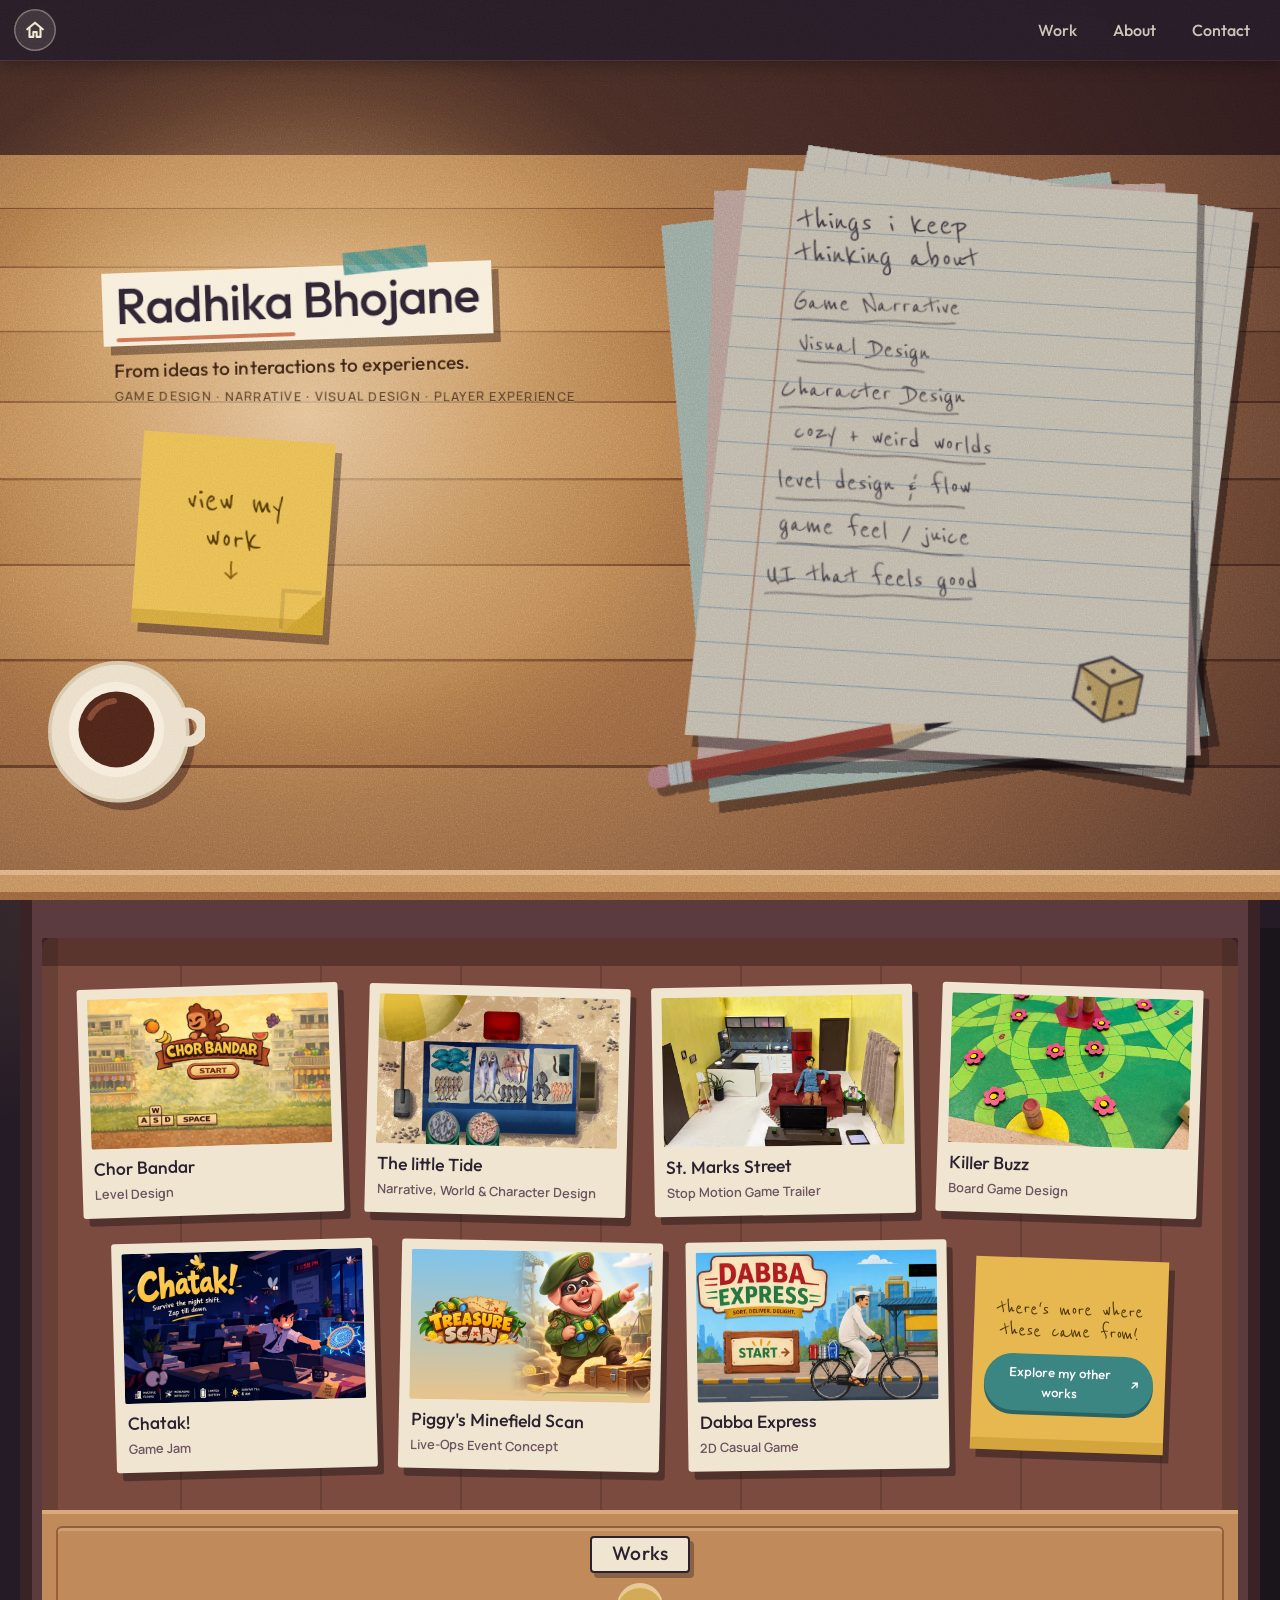
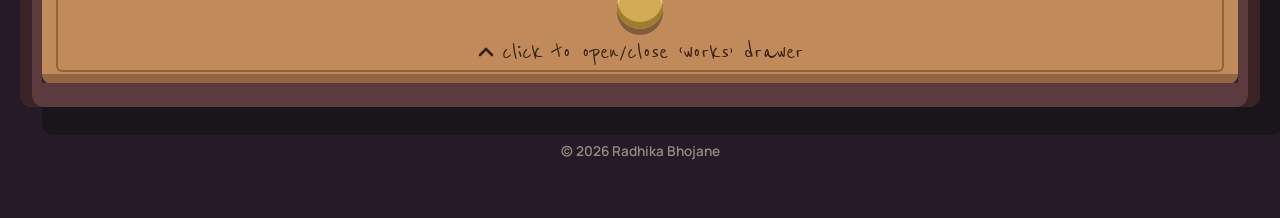
<file: index.html>
<!DOCTYPE html>
<html lang="en">
<head>
  <meta charset="UTF-8">
  <meta name="viewport" content="width=device-width, initial-scale=1, viewport-fit=cover">
  <title>Radhika Bhojane — Game Designer</title>
  <meta name="description" content="Portfolio of Radhika Bhojane, game designer. Open the drawers to see my work, a little about me and how to reach me.">
  <meta name="theme-color" content="#241b26">
  <meta property="og:title" content="Radhika Bhojane — Game Designer">
  <meta property="og:description" content="Open the drawers to see my work, a little about me and how to reach me.">
  <meta property="og:type" content="website">
  <link rel="icon" href="assets/favicon.svg" type="image/svg+xml">
  <link rel="preconnect" href="https://fonts.googleapis.com">
  <link rel="preconnect" href="https://fonts.gstatic.com" crossorigin>
  <link href="https://fonts.googleapis.com/css2?family=Outfit:wght@400;500;600&family=Manrope:wght@400;500;600;700&family=Reenie+Beanie&display=swap" rel="stylesheet">
  <link rel="stylesheet" href="css/style.css">
</head>
<body>
  <a class="skip" href="#work">Skip to my work</a>

  <header class="topbar">
    <a class="home" href="#top" data-goto="top" aria-label="Home, back to the desk">
      <svg viewBox="0 0 24 24" aria-hidden="true"><path d="M3.5 11.2 12 4l8.5 7.2" fill="none" stroke="currentColor" stroke-width="2.2" stroke-linecap="round" stroke-linejoin="round"/><path d="M6 10v9.5h4.2v-5.2h3.6v5.2H18V10" fill="none" stroke="currentColor" stroke-width="2.2" stroke-linecap="round" stroke-linejoin="round"/></svg>
    </a>
    <nav class="topnav" aria-label="Sections">
      <a href="#work" data-goto="work">Work</a>
      <a href="#about" data-goto="about">About</a>
      <a href="#contact" data-goto="contact">Contact</a>
    </nav>
  </header>

  <main id="top">

    <!-- ============ 1. THE DESK ============ -->
    <section class="desk" aria-label="Introduction">
      <div class="desk-plane" aria-hidden="true"></div>
      <div class="lamp-light" aria-hidden="true"></div>
      <div class="desk-light" aria-hidden="true"></div>

      <div class="desk-content">
        <div class="intro">
          <div class="slip">
            <h1 class="name">Radhika Bhojane</h1>
          </div>
          <p class="role">
            <span class="role-line">From ideas to interactions to experiences.</span>
            <span class="role-tags"><span>Game Design ·</span> <span>Narrative ·</span> <span>Visual Design ·</span> <span>Player Experience</span></span>
          </p>

          <a class="sticky" href="#work" data-goto="work">
            <span>view my<br>work</span>
            <svg class="sticky-arrow" viewBox="0 0 60 44" aria-hidden="true"><path d="M30 4c-2 12 3 22 1 33M31 37c-5-5-8-8-12-10M31 37c4-6 7-9 11-11" fill="none" stroke="currentColor" stroke-width="3.6" stroke-linecap="round" stroke-linejoin="round"/></svg>
          </a>
        </div>

        <div class="papers" role="group" aria-label="Papers with pencil notes about my interests">
          <div class="sheet s1" aria-hidden="true"></div>
          <div class="sheet s2" aria-hidden="true">
            <svg viewBox="0 0 240 300" class="doodle-flow"><g fill="none" stroke="#5d5478" stroke-width="2.6" stroke-linecap="round" stroke-linejoin="round"><rect x="24" y="34" width="70" height="38" rx="5"/><rect x="146" y="34" width="70" height="38" rx="5"/><rect x="84" y="128" width="72" height="40" rx="5"/><path d="M94 53h50M141 49l5 4-5 4M60 72c0 24 10 40 28 56M170 72c0 24-10 40-28 56"/><path d="M40 232l30-30 24 20 40-44 40 34"/></g></svg>
          </div>
          <div class="sheet s3" aria-hidden="true"></div>
          <div class="sheet s4">
            <h2 class="scribble-title">things i keep<br>thinking about</h2>
            <ul class="scribbles" id="interests"></ul>
            <svg class="doodle-dice" viewBox="0 0 80 80" aria-hidden="true"><path d="M12 28l26-14 30 10v34L42 72 12 58z" fill="#e9c98a" stroke="#4b4350" stroke-width="2.6" stroke-linejoin="round"/><path d="M12 28l30 12 26-16v34L42 72z" fill="#c9963f" opacity=".5"/><path d="M12 28l30 12 26-16M42 40v32" fill="none" stroke="#5b4a43" stroke-width="2.6" stroke-linecap="round" stroke-linejoin="round"/><g fill="#5b4a43"><circle cx="42" cy="26" r="2.4"/><circle cx="24" cy="46" r="2.2"/><circle cx="31" cy="58" r="2.2"/><circle cx="54" cy="52" r="2.2"/><circle cx="58" cy="62" r="2.2"/></g></svg>
          </div>

          <svg class="pencil" viewBox="0 0 320 30" aria-hidden="true">
            <rect x="2" y="5" width="22" height="20" rx="8" fill="#d98f98"/>
            <rect x="22" y="5" width="22" height="20" fill="#cfd3d8"/>
            <path d="M30 5v20M36 5v20" stroke="#9aa0a8" stroke-width="1.2"/>
            <rect x="44" y="5" width="196" height="20" fill="#b8483a"/>
            <rect x="44" y="15" width="196" height="10" fill="#983a2e"/>
            <path d="M240 5l44 10-44 10z" fill="#f6d9a8"/>
            <path d="M240 15l44 0-44 10z" fill="#e8c086"/>
            <path d="M272 11.4l28 3.6-28 3.6z" fill="#2b2230"/>
          </svg>
        </div>

        <svg class="mug" viewBox="0 0 140 140" aria-hidden="true">
          <circle cx="74" cy="76" r="58" fill="#1a0e14" opacity=".4"/>
          <circle cx="68" cy="68" r="58" fill="#e9dcc6"/>
          <circle cx="68" cy="68" r="58" fill="none" stroke="#d3c3a6" stroke-width="3"/>
          <path d="M104 52h22a12 12 0 0 1 0 24h-20" fill="none" stroke="#e9dcc6" stroke-width="9" stroke-linecap="round"/>
          <circle cx="66" cy="66" r="40" fill="#f4ead8"/>
          <circle cx="66" cy="66" r="32" fill="#4a2418"/>
          <path d="M44 56a26 26 0 0 1 20-14" fill="none" stroke="#7a4430" stroke-width="5" stroke-linecap="round"/>
        </svg>
      </div>

      <div class="desk-edge" aria-hidden="true"></div>
    </section>

    <!-- ============ 2. THE CABINET ============ -->
    <div class="cabinet">
      <div class="cabinet-frame">
        <div class="cab-stage" id="stage">

        <!-- Drawer 1: Work -->
        <div class="slot"><div class="slot-inner">
          <section class="drawer" id="work" data-drawer data-name="Works" data-next="About &amp; Contact" aria-labelledby="work-h">
            <div class="tray" id="work-tray">
              <div class="tray-inner">
                <div class="tray-bed">
                  <div class="cards" id="cards"></div>
                </div>
              </div>
            </div>
            <div class="drawer-front">
              <h2 class="plate" id="work-h">Works</h2>
              <button class="pull nudge" type="button" aria-expanded="false" aria-controls="work-tray"><span class="sr">Open or close the works drawer</span></button>
              <p class="cue" aria-hidden="true"><svg viewBox="0 0 20 20"><path d="M4 7l6 6 6-6" fill="none" stroke="currentColor" stroke-width="2.6" stroke-linecap="round" stroke-linejoin="round"/></svg><span class="cue-text"></span></p>
            </div>
          </section>
        </div></div>

        <!-- Drawer 2: About + Skills -->
        <div class="slot"><div class="slot-inner">
          <section class="drawer" id="about" data-drawer data-name="About" data-next="Contact" aria-labelledby="about-h">
            <div class="tray" id="about-tray">
              <div class="tray-inner">
                <div class="tray-bed">
                  <!-- everyday design tools lying around the drawing pad (decoration only) -->
                  <div class="desk-props" aria-hidden="true">
                    <svg class="prop prop-swatches" viewBox="0 0 160 170">
                      <g transform="translate(80 150)">
                        <g transform="rotate(-34)"><rect x="-14" y="-140" width="28" height="140" rx="5" fill="#3d3a78"/><rect x="-14" y="-38" width="28" height="30" fill="#f4ead8"/></g>
                        <g transform="rotate(-12)"><rect x="-14" y="-140" width="28" height="140" rx="5" fill="#3b8582"/><rect x="-14" y="-38" width="28" height="30" fill="#f4ead8"/></g>
                        <g transform="rotate(10)"><rect x="-14" y="-140" width="28" height="140" rx="5" fill="#e0a83a"/><rect x="-14" y="-38" width="28" height="30" fill="#f4ead8"/></g>
                        <g transform="rotate(32)"><rect x="-14" y="-140" width="28" height="140" rx="5" fill="#c8603f"/><rect x="-14" y="-38" width="28" height="30" fill="#f4ead8"/></g>
                        <circle r="8" fill="#2b2230"/><circle r="3" fill="#cfc7b6"/>
                      </g>
                    </svg>
                    <svg class="prop prop-ruler" viewBox="0 0 320 40">
                      <rect x="0" y="4" width="316" height="32" rx="3" fill="#cfd3d8"/>
                      <rect x="0" y="4" width="316" height="6" rx="3" fill="#fff" opacity=".45"/>
                      <path d="M12 36v-12M24 36v-7M36 36v-7M48 36v-7M60 36v-12M72 36v-7M84 36v-7M96 36v-7M108 36v-12M120 36v-7M132 36v-7M144 36v-7M156 36v-12M168 36v-7M180 36v-7M192 36v-7M204 36v-12M216 36v-7M228 36v-7M240 36v-7M252 36v-12M264 36v-7M276 36v-7M288 36v-7M300 36v-12" stroke="#5b6068" stroke-width="2"/>
                      <circle cx="300" cy="14" r="4" fill="#9aa0a8"/>
                    </svg>
                    <svg class="prop prop-pencils" viewBox="0 0 220 90">
                      <g transform="rotate(-8 110 45)">
                        <rect x="10" y="20" width="18" height="16" rx="3" fill="#d98f98"/><rect x="26" y="20" width="12" height="16" fill="#cfd3d8"/>
                        <rect x="38" y="20" width="132" height="16" fill="#e0a83a"/><rect x="38" y="28" width="132" height="8" fill="#c48d22"/>
                        <path d="M170 20l30 8-30 8z" fill="#f6d9a8"/><path d="M192 25.9l8 2.1-8 2.1z" fill="#2b2230"/>
                      </g>
                      <g transform="rotate(4 110 60)">
                        <rect x="24" y="52" width="18" height="16" rx="3" fill="#d98f98"/><rect x="40" y="52" width="12" height="16" fill="#cfd3d8"/>
                        <rect x="52" y="52" width="120" height="16" fill="#3b8582"/><rect x="52" y="60" width="120" height="8" fill="#2a6361"/>
                        <path d="M172 52l30 8-30 8z" fill="#f6d9a8"/><path d="M194 57.9l8 2.1-8 2.1z" fill="#2b2230"/>
                      </g>
                    </svg>
                    <svg class="prop prop-eraser" viewBox="0 0 110 70">
                      <rect x="8" y="10" width="94" height="50" rx="8" fill="#1a0e14" opacity=".25" transform="translate(5 6)"/>
                      <rect x="8" y="10" width="94" height="50" rx="8" fill="#f2f0ea"/>
                      <rect x="8" y="10" width="54" height="50" rx="8" fill="#3d3a78"/>
                      <rect x="54" y="10" width="8" height="50" fill="#3d3a78"/>
                      <path d="M18 26h30M18 36h22" stroke="#cfcbe3" stroke-width="4" stroke-linecap="round"/>
                    </svg>
                  </div>
                  <div class="pad">
                    <span class="pad-keys" aria-hidden="true"><i></i><i></i><i></i><i></i></span>
                    <div class="pad-area">
                      <div class="pad-slot book-slot">
                        <button class="sketchbook" id="open-book" type="button" aria-haspopup="dialog">
                          <span class="sb-band" aria-hidden="true"></span>
                          <span class="sb-label"><b>about</b><b>me</b></span>
                          <span class="sb-doodle" aria-hidden="true">
                            <svg viewBox="0 0 60 30"><path d="M4 22c6-14 12-14 16-4s10 8 16-6 14-4 20 2" fill="none" stroke="#f0e5d0" stroke-width="2.6" stroke-linecap="round"/></svg>
                          </span>
                          <span class="sr">Open About me to read a little about me</span>
                        </button>
                        <p class="hint" aria-hidden="true">open about me</p>
                      </div>

                      <div class="pad-slot pen-slot" id="pen-slot">
                        <button class="pen" id="open-skills" type="button" aria-haspopup="dialog">
                          <!-- a drawing-tablet pen: eraser end, slim barrel, rubber grip with two side buttons, cone and fine nib -->
                          <svg viewBox="0 0 380 44" aria-hidden="true">
                            <path d="M10 13h22v18H10a9 9 0 0 1 0-18z" fill="#4a4652"/>
                            <rect x="30" y="12" width="6" height="20" fill="#3b8582"/>
                            <path d="M36 12.5h150l18 1v17l-18 1H36z" fill="#2a2733"/>
                            <rect x="40" y="15" width="140" height="3" rx="1.5" fill="#fff" opacity=".14"/>
                            <rect x="204" y="10" width="96" height="24" rx="9" fill="#1d1b24"/>
                            <path d="M210 13h84M210 31h84" stroke="#34313d" stroke-width="2"/>
                            <rect x="218" y="5.5" width="20" height="7" rx="3.5" fill="#3d3a49"/>
                            <rect x="242" y="5.5" width="20" height="7" rx="3.5" fill="#3d3a49"/>
                            <rect x="300" y="11.5" width="5" height="21" fill="#3b8582"/>
                            <path d="M305 12l50 8.2v3.6L305 32z" fill="#2a2733"/>
                            <path d="M305 12l50 8.2v1.6L305 18z" fill="#fff" opacity=".12"/>
                            <path d="M355 20.2l14 1.3v1l-14 1.3z" fill="#8b8794"/>
                            <path d="M369 21.5l7 .5-7 .5z" fill="#1d1b24"/>
                          </svg>
                          <span class="sr">Open the details of the software and skills I use</span>
                        </button>
                        <ul class="orbit" id="orbit" aria-hidden="true"></ul>
                        <p class="hint pen-hint" aria-hidden="true">click to see skillsets</p>
                      </div>
                    </div>
                  </div>
                </div>
              </div>
            </div>
            <div class="drawer-front">
              <h2 class="plate" id="about-h">About</h2>
              <button class="pull nudge" type="button" aria-expanded="false" aria-controls="about-tray"><span class="sr">Open or close the about drawer</span></button>
              <p class="cue" aria-hidden="true"><svg viewBox="0 0 20 20"><path d="M4 7l6 6 6-6" fill="none" stroke="currentColor" stroke-width="2.6" stroke-linecap="round" stroke-linejoin="round"/></svg><span class="cue-text"></span></p>
            </div>
          </section>
        </div></div>

        <!-- Base of the cabinet: Contact -->
        <div class="slot" id="contact-slot"><div class="slot-inner">
          <section class="base" id="contact" aria-labelledby="contact-h">
            <h2 class="plate" id="contact-h">Contact</h2>
            <ul class="pills" id="pills"></ul>
            <p class="email-line" id="email-line"></p>
          </section>
        </div></div>

        </div><!-- /stage -->
      </div>
      <footer class="foot">&copy; <span id="year">2026</span> Radhika Bhojane</footer>
    </div>
  </main>

  <noscript><p class="noscript">This portfolio needs JavaScript to open its drawers. Email me instead, see the contact details in js/content.js.</p></noscript>

  <!-- ===== Dialogs ===== -->
  <dialog id="project-dialog" class="project-dialog" aria-labelledby="pd-title">
    <article class="modal modal-project">
      <button class="x" type="button" data-close aria-label="Close project">&times;</button>
      <aside class="pd-side">
        <h3 id="pd-title"></h3>
        <p class="pd-meta" id="pd-meta"></p>
        <ul class="chips" id="pd-tools"></ul>
        <nav class="pd-nav" aria-label="Project sections"><ol id="pd-nav"></ol></nav>
        <div class="pd-links" id="pd-links"></div>
      </aside>
      <div class="pd-main" id="pd-main" tabindex="-1">
        <div class="pd-thumb" id="pd-thumb"></div>
        <div id="pd-sections"></div>
        <div class="pd-links pd-links-end" id="pd-links-end"></div>
      </div>
    </article>
  </dialog>

  <dialog id="lightbox" class="lightbox" aria-label="Picture">
    <button class="x x-float" type="button" data-close aria-label="Close picture">&times;</button>
    <img id="lb-img" alt="">
    <p id="lb-cap"></p>
  </dialog>

  <dialog id="skills-dialog" aria-labelledby="sk-title">
    <article class="modal modal-skills">
      <button class="x" type="button" data-close aria-label="Close skills">&times;</button>
      <h3 id="sk-title">My toolbox</h3>
      <p class="sk-intro" id="sk-intro"></p>
      <ul class="skill-list" id="skill-list"></ul>
    </article>
  </dialog>

  <dialog id="mail-dialog" aria-labelledby="mail-title">
    <article class="modal modal-mail">
      <button class="x" type="button" data-close aria-label="Close the message form">&times;</button>
      <h3 id="mail-title">Send a message</h3>
      <p class="mail-intro">A quick way to reach me. I'll reply to the email address you leave here.</p>
      <form id="mail-form" novalidate>
        <div class="mail-row">
          <label><span class="lbl">Full name <span class="req" aria-hidden="true">*</span></span><input name="name" autocomplete="name" required></label>
          <label><span class="lbl">Company <span class="opt">(optional)</span></span><input name="company" autocomplete="organization"></label>
        </div>
        <label><span class="lbl">Email address <span class="req" aria-hidden="true">*</span></span><input type="email" name="email" autocomplete="email" required></label>
        <label><span class="lbl">Message <span class="req" aria-hidden="true">*</span></span><textarea name="message" rows="5" required></textarea></label>
        <!-- spam trap: people never see or fill this, bots usually do -->
        <input class="mail-honey" type="text" name="_honey" tabindex="-1" autocomplete="off" aria-hidden="true">
        <div class="mail-actions">
          <button class="btn" type="submit">Send message</button>
          <p class="mail-status" id="mail-status" role="status" aria-live="polite"></p>
        </div>
      </form>
      <div class="mail-done" id="mail-done" hidden>
        <p class="mail-done-title">Message sent, thank you!</p>
        <p>I'll get back to you soon.</p>
        <button class="btn btn-ghost" type="button" data-close>Close</button>
      </div>
    </article>
  </dialog>

  <dialog id="book-dialog" class="book-dialog" aria-label="About me">
    <button class="x x-float" type="button" data-close aria-label="Close About me">&times;</button>
    <div class="spread" id="spread">
      <div class="page page-l" id="page-l"></div>
      <div class="page page-r" id="page-r"></div>
      <div class="leaf" id="leaf" aria-hidden="true">
        <span class="cover-band"></span>
        <span class="cover-title">about me</span>
      </div>
    </div>
  </dialog>

  <script src="js/content.js"></script>
  <script src="js/main.js"></script>
</body>
</html>
</file>
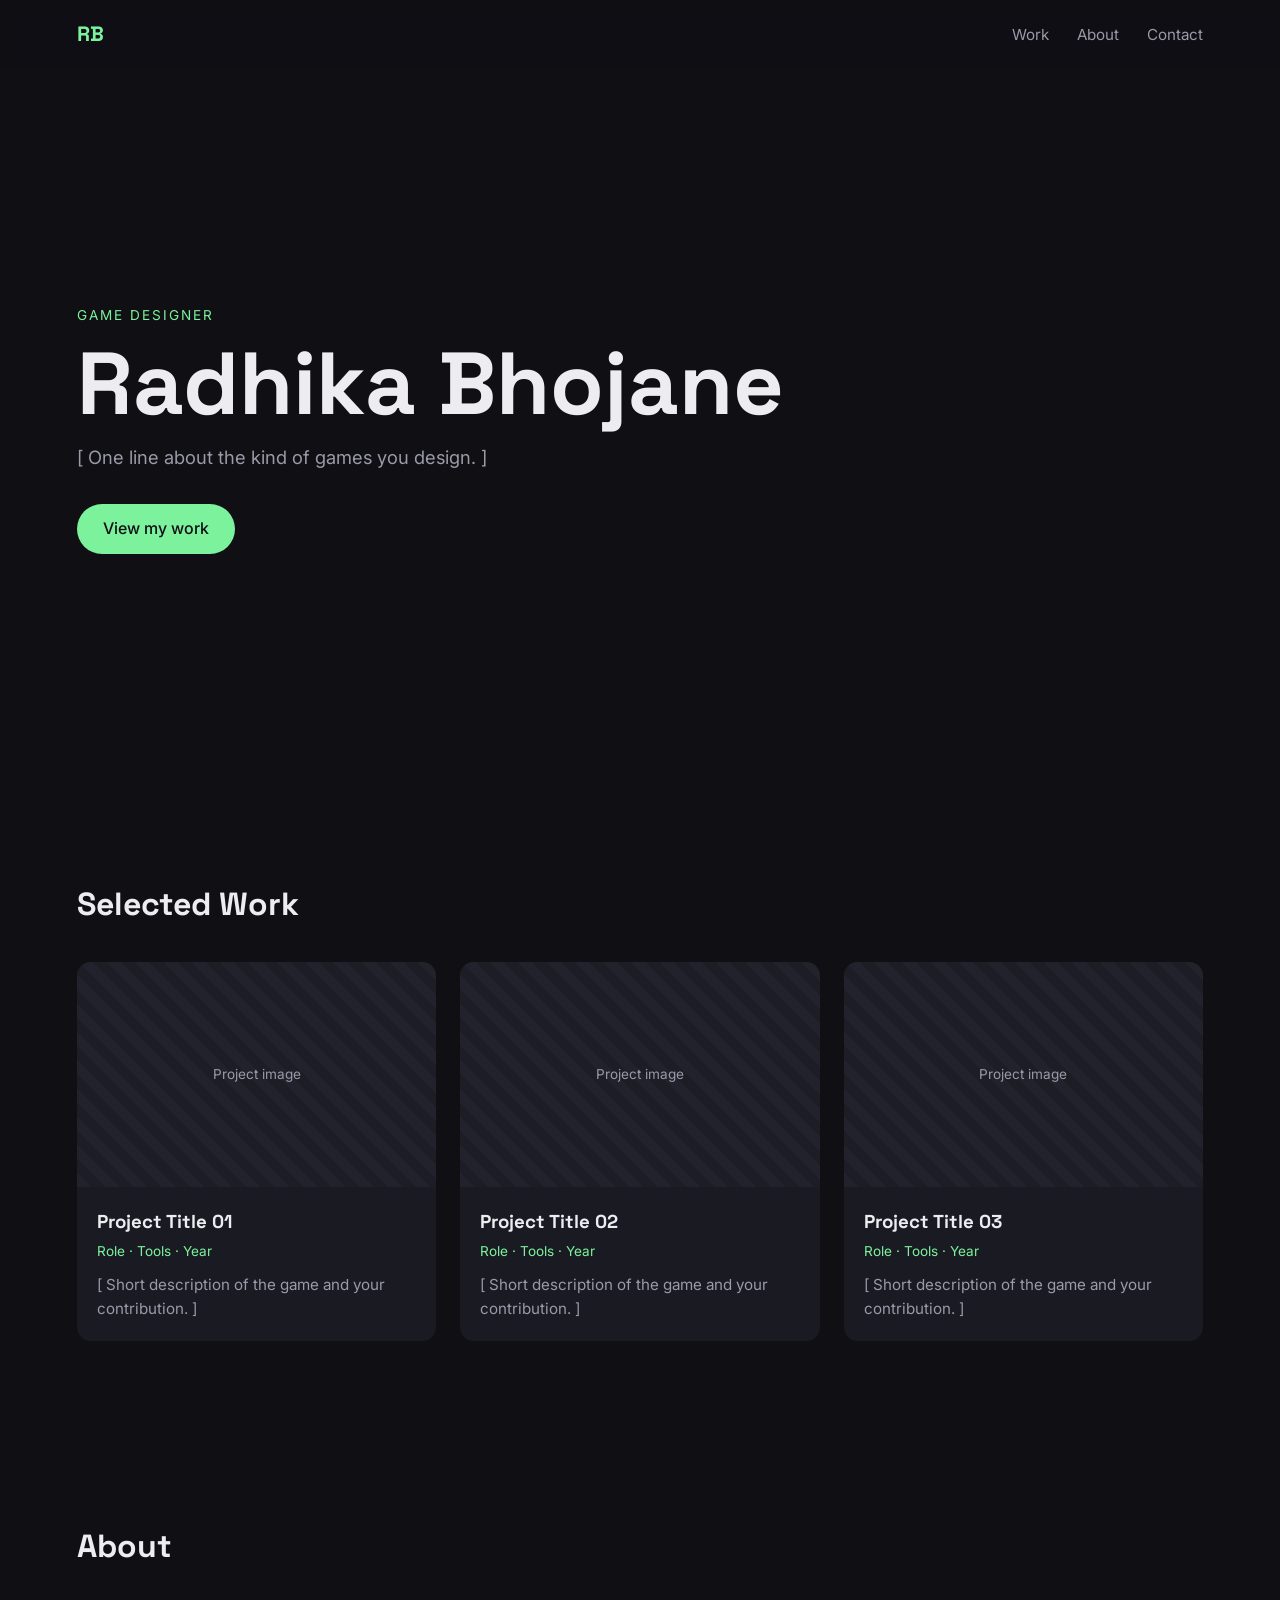
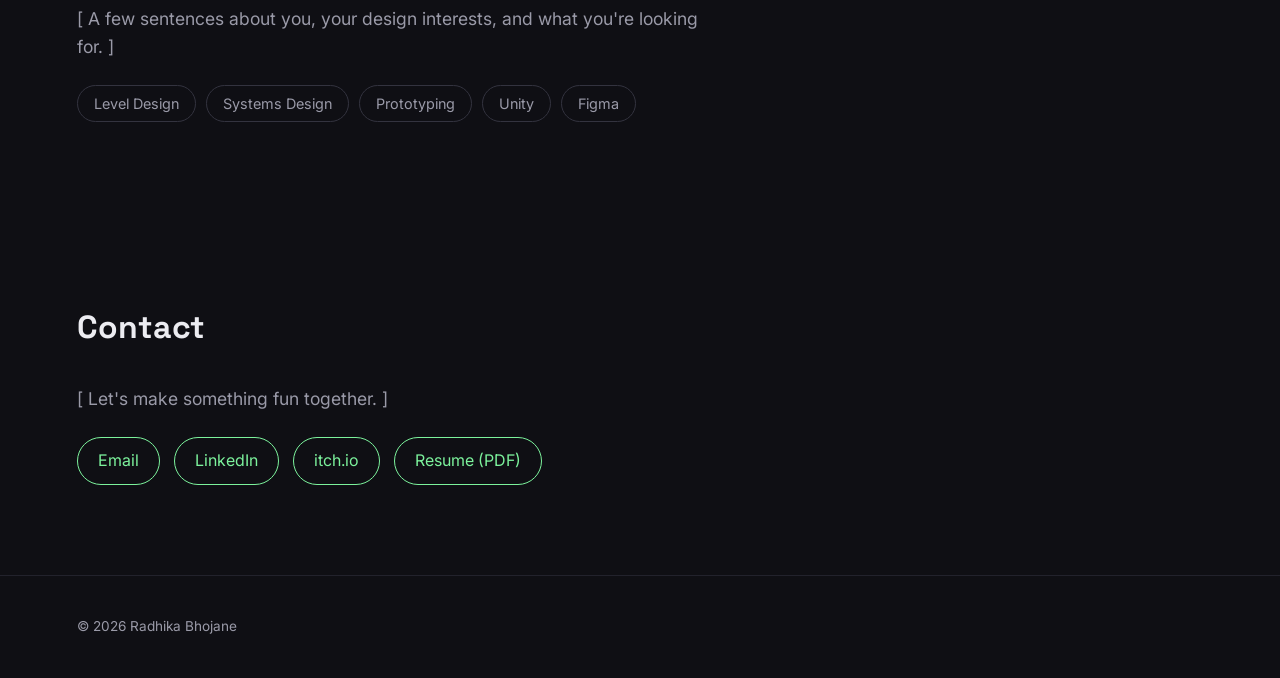
<file: minimal/index.html>
<!DOCTYPE html>
<html lang="en">
<head>
  <meta charset="UTF-8">
  <meta name="viewport" content="width=device-width, initial-scale=1.0">
  <title>Radhika Bhojane — Game Design Portfolio</title>
  <meta name="description" content="Game design portfolio of Radhika Bhojane.">
  <link rel="preconnect" href="https://fonts.googleapis.com">
  <link rel="preconnect" href="https://fonts.gstatic.com" crossorigin>
  <link href="https://fonts.googleapis.com/css2?family=Space+Grotesk:wght@400;500;700&family=Inter:wght@400;500&display=swap" rel="stylesheet">
  <link rel="stylesheet" href="style.css">
</head>
<body>

  <header class="nav">
    <a href="#" class="logo">RB</a>
    <nav>
      <a href="#work">Work</a>
      <a href="#about">About</a>
      <a href="#contact">Contact</a>
    </nav>
  </header>

  <main>
    <!-- HERO -->
    <section class="hero">
      <p class="eyebrow">Game Designer</p>
      <h1>Radhika Bhojane</h1>
      <p class="tagline">[ One line about the kind of games you design. ]</p>
      <a href="#work" class="btn">View my work</a>
    </section>

    <!-- PROJECTS -->
    <section id="work" class="section">
      <h2>Selected Work</h2>
      <div class="grid">

        <article class="card">
          <div class="thumb">Project image</div>
          <div class="card-body">
            <h3>Project Title 01</h3>
            <p class="meta">Role · Tools · Year</p>
            <p>[ Short description of the game and your contribution. ]</p>
          </div>
        </article>

        <article class="card">
          <div class="thumb">Project image</div>
          <div class="card-body">
            <h3>Project Title 02</h3>
            <p class="meta">Role · Tools · Year</p>
            <p>[ Short description of the game and your contribution. ]</p>
          </div>
        </article>

        <article class="card">
          <div class="thumb">Project image</div>
          <div class="card-body">
            <h3>Project Title 03</h3>
            <p class="meta">Role · Tools · Year</p>
            <p>[ Short description of the game and your contribution. ]</p>
          </div>
        </article>

      </div>
    </section>

    <!-- ABOUT -->
    <section id="about" class="section">
      <h2>About</h2>
      <p class="lead">[ A few sentences about you, your design interests, and what you're looking for. ]</p>
      <ul class="skills">
        <li>Level Design</li>
        <li>Systems Design</li>
        <li>Prototyping</li>
        <li>Unity</li>
        <li>Figma</li>
      </ul>
    </section>

    <!-- CONTACT -->
    <section id="contact" class="section">
      <h2>Contact</h2>
      <p class="lead">[ Let's make something fun together. ]</p>
      <div class="links">
        <a href="mailto:you@example.com">Email</a>
        <a href="#">LinkedIn</a>
        <a href="#">itch.io</a>
        <a href="#">Resume (PDF)</a>
      </div>
    </section>
  </main>

  <footer>© 2026 Radhika Bhojane</footer>

</body>
</html>
</file>
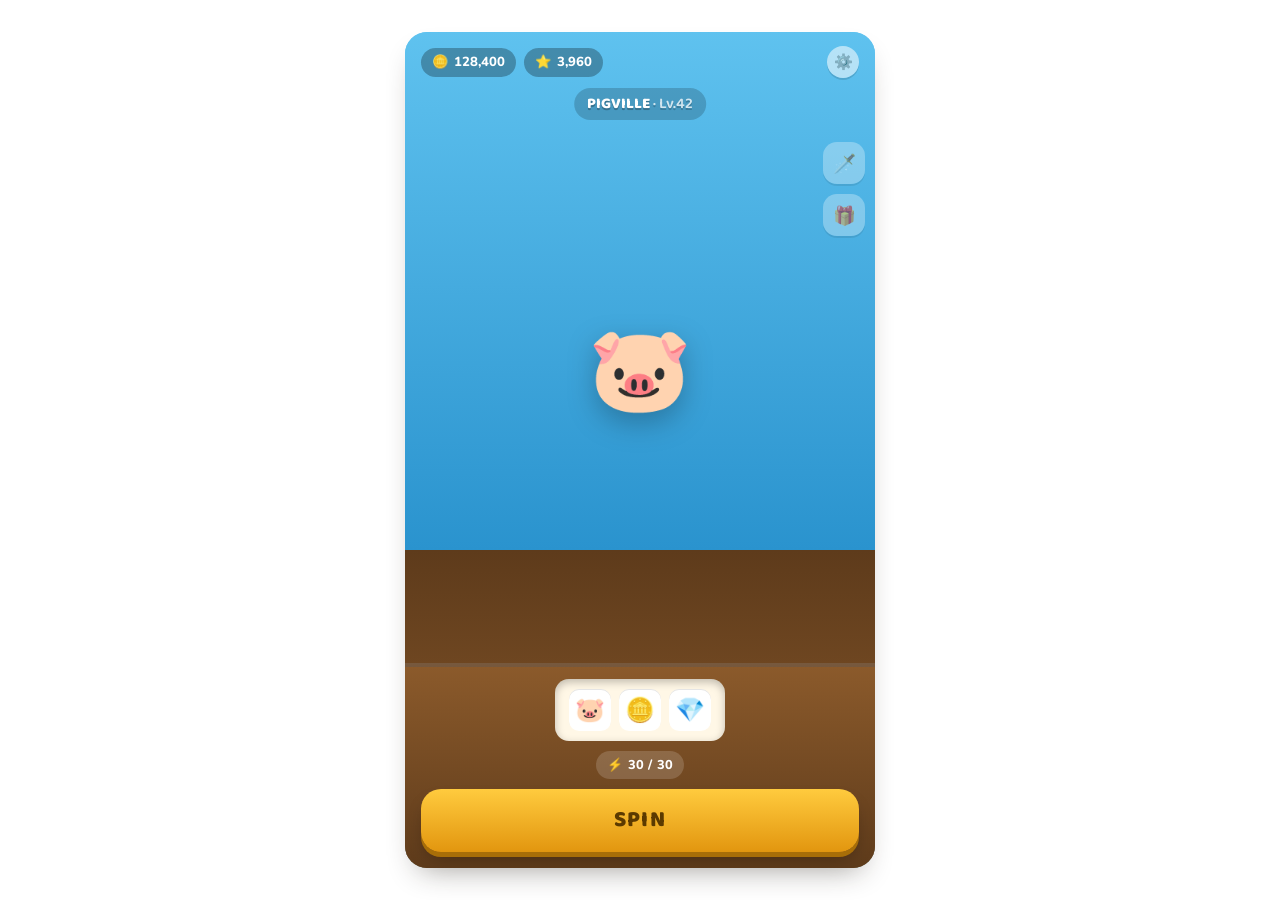
<file: prototypes/minefield-scanner/index.html>
<!doctype html>
<html lang="en">
<head>
<meta charset="utf-8">
<meta name="viewport" content="width=device-width, initial-scale=1, viewport-fit=cover">
<title>Minefield Scanner</title>
<link rel="preconnect" href="https://fonts.googleapis.com">
<link rel="stylesheet" href="https://fonts.googleapis.com/css2?family=Baloo+2:wght@600;700;800&family=Nunito:wght@400;600;700;800;900&family=JetBrains+Mono:wght@500;700&display=swap">
<style>
/* ---------- tokens ---------- */
:root{
  --doc-bg:#ECE6D4;
  --doc-bg2:#E0D8BE;
  --doc-ink:#241D14;
  --doc-sub:#6E6650;
  --doc-accent:#D9531F;
  --doc-accent2:#66803A;
  --doc-line:rgba(36,29,20,.16);
  --doc-card:#FAF6EA;
  --doc-card-line:rgba(36,29,20,.12);
  --doc-shadow:rgba(36,29,20,.18);

  --g-sky:#5FC2EF; --g-sky-deep:#2A93CE;
  --g-gold:#FFCB3E; --g-gold-deep:#E2960F;
  --g-ember:#FF7A45; --g-ember-deep:#D9531F;
  --g-wood:#8B5A2B; --g-wood-deep:#5E3B1B;
  --g-cream:#FFF7E6;
  --g-ink:#2B2318;
  --g-olive:#8FA84E; --g-olive-deep:#61782F;
  --g-sand:#EFDFB0; --g-sand-deep:#D8C186;
  --g-danger:#E5473A; --g-danger-deep:#B22E22;
  --g-safe:#3FA968; --g-safe-deep:#277C48;
  --g-tile:#DFCF9F; --g-tile-edge:#B69C63;
}
@media (prefers-color-scheme: dark){
  :root:not([data-theme="light"]){
    --doc-bg:#141E18;
    --doc-bg2:#0F1712;
    --doc-ink:#EAF0E4;
    --doc-sub:#93A78F;
    --doc-accent:#FF8452;
    --doc-accent2:#9BC168;
    --doc-line:rgba(234,240,228,.14);
    --doc-card:#1B2820;
    --doc-card-line:rgba(234,240,228,.10);
    --doc-shadow:rgba(0,0,0,.45);
  }
}
:root[data-theme="dark"]{
  --doc-bg:#141E18;
  --doc-bg2:#0F1712;
  --doc-ink:#EAF0E4;
  --doc-sub:#93A78F;
  --doc-accent:#FF8452;
  --doc-accent2:#9BC168;
  --doc-line:rgba(234,240,228,.14);
  --doc-card:#1B2820;
  --doc-card-line:rgba(234,240,228,.10);
  --doc-shadow:rgba(0,0,0,.45);
}

*{box-sizing:border-box;}
html,body{margin:0;height:100%;}
/* just the phone: it fills the window it is shown in (the portfolio embeds it in a frame) */
body{
  background:transparent;
  font-family:'Nunito',system-ui,sans-serif;
  display:flex; align-items:center; justify-content:center;
  min-height:100%;
}
/* no device bezel: just the game screen, in the 9:16 shape the game art is drawn for, so nothing gets cropped */
.phone-frame{
  position:relative;
  width:min(470px, calc(100vw - 16px), calc((100vh - 16px) * 9 / 16));
  aspect-ratio:9/16;
  border-radius:22px;
  box-shadow:0 14px 30px -14px rgba(36,29,20,.45);
}
.screen{
  position:relative;
  width:100%;
  height:100%;
  border-radius:22px;
  overflow:hidden;
  background:var(--g-sky);
  font-family:'Nunito',sans-serif;
  color:var(--g-ink);
}
/* ---------- panels ---------- */
.panel{
  position:absolute; inset:0;
  display:flex; flex-direction:column;
  opacity:0; pointer-events:none;
  transform:translateX(4%);
  transition:opacity .3s ease, transform .3s ease;
}
.panel.active{opacity:1; pointer-events:auto; transform:translateX(0);}

/* ---------- shared bits ---------- */
.icon-btn{
  width:36px;height:36px;border-radius:50%;
  border:none; display:flex; align-items:center; justify-content:center;
  background:rgba(255,255,255,.55);
  font-size:1.05rem; cursor:pointer;
  box-shadow:0 2px 0 rgba(0,0,0,.12);
}
.icon-btn:active{transform:translateY(1px); box-shadow:none;}
.icon-btn.small{width:32px;height:32px;font-size:.95rem;}
.icon-btn.round{position:relative;background:var(--g-cream);}
.icon-btn.corner{position:absolute; top:14px; left:14px; z-index:4;}
.icon-btn.img-btn{width:48px; height:48px; background:transparent; box-shadow:none;}
.icon-btn.img-btn img{width:100%; height:100%; object-fit:contain;}
.icon-btn.img-btn:active{box-shadow:none;}

.cta-btn{
  font-family:'Baloo 2',sans-serif;
  font-weight:800;
  font-size:1.05rem;
  letter-spacing:.03em;
  color:#fff;
  border:none;
  border-radius:18px;
  padding:.95rem 1.2rem;
  background:linear-gradient(180deg, var(--g-ember), var(--g-ember-deep));
  box-shadow:0 4px 0 var(--g-ember-deep), 0 8px 16px -6px rgba(217,83,31,.5);
  cursor:pointer;
}
.cta-btn:active{transform:translateY(3px); box-shadow:0 1px 0 var(--g-ember-deep);}
.cta-btn.danger{background:linear-gradient(180deg, var(--g-danger), var(--g-danger-deep)); box-shadow:0 4px 0 var(--g-danger-deep);}
.link-btn{
  background:none;border:none;
  font-family:'Nunito',sans-serif;font-weight:800;
  color:var(--g-ink);opacity:.65;
  font-size:.85rem;text-decoration:underline;
  cursor:pointer;padding:.4rem;
}

/* ---------- main screen ---------- */
#scr-main{background:linear-gradient(180deg,var(--g-sky) 0%, var(--g-sky-deep) 62%, var(--g-wood-deep) 62%, var(--g-wood) 100%);}
.game-topbar{
  display:flex; align-items:center; gap:.5rem;
  padding:14px 16px 0;
}
.stat-chip{
  display:flex; align-items:center; gap:.35rem;
  background:rgba(0,0,0,.28);
  color:#fff; font-weight:800;
  font-variant-numeric:tabular-nums;
  border-radius:999px;
  padding:.35rem .7rem;
  font-size:.82rem;
}
.game-topbar .icon-btn{margin-left:auto;}
.village-art{
  flex:1; position:relative;
  display:flex; align-items:center; justify-content:center;
  min-height:0;
}
.village-banner{
  position:absolute; top:10px; left:50%; transform:translateX(-50%);
  font-family:'Baloo 2',sans-serif; font-weight:800; font-size:.95rem;
  color:#fff; text-shadow:0 2px 0 rgba(0,0,0,.25);
  background:rgba(0,0,0,.18); padding:.25rem .8rem; border-radius:999px;
}
.village-banner span{opacity:.75; font-weight:600;}
.pig-hero{font-size:5.2rem; filter:drop-shadow(0 10px 14px rgba(0,0,0,.25));}
.side-rail{
  position:absolute; right:10px; top:64px;
  display:flex; flex-direction:column; gap:10px; z-index:3;
}
.rail-icon{
  width:42px;height:42px;border-radius:14px;
  display:flex;align-items:center;justify-content:center;
  background:rgba(255,255,255,.55); font-size:1.15rem;
  box-shadow:0 2px 0 rgba(0,0,0,.15);
}
.rail-icon.dim{opacity:.55; filter:grayscale(.2);}
.scanner-icon{
  border:none; position:relative; cursor:pointer;
  opacity:0; transform:scale(.6);
  transition:opacity .35s ease, transform .35s ease;
}
.icon-btn.round.scanner-icon{background:transparent; box-shadow:none;}
.scanner-icon.reveal{opacity:1; transform:scale(1);}
.scanner-icon.hidden{display:none;}
.scanner-icon.glow{animation:scannerGlow 1.6s ease-in-out infinite;}
@keyframes scannerGlow{
  0%,100%{box-shadow:0 0 0 0 rgba(255,203,62,.55), 0 2px 0 rgba(0,0,0,.15);}
  50%{box-shadow:0 0 0 9px rgba(255,203,62,0), 0 2px 0 rgba(0,0,0,.15);}
}
.scanner-icon.cooldown{filter:grayscale(1); opacity:.6;}
.scanner-glyph-img{width:122%; height:122%; object-fit:contain;}
.scanner-badge{
  position:absolute; top:-6px; right:-6px;
  background:var(--g-ember-deep); color:#fff;
  font-size:.65rem; font-weight:800;
  min-width:18px;height:18px;border-radius:999px;
  display:flex;align-items:center;justify-content:center;
  padding:0 4px;
  font-variant-numeric:tabular-nums;
}
.scanner-badge.zero{display:none;}

.slot-deck{
  background:linear-gradient(180deg,var(--g-wood),var(--g-wood-deep));
  border-top:4px solid rgba(255,255,255,.15);
  padding:12px 16px 16px;
  display:flex; flex-direction:column; gap:10px; align-items:center;
}
.reel-window{
  display:flex; gap:8px;
  background:var(--g-cream);
  border-radius:14px;
  padding:10px 14px;
  box-shadow:inset 0 3px 8px rgba(0,0,0,.25);
}
.reel{
  width:42px;height:42px;border-radius:10px;
  background:#fff;
  display:flex;align-items:center;justify-content:center;
  font-size:1.5rem;
  box-shadow:0 1px 0 rgba(0,0,0,.1) inset;
}
.energy-row{display:flex; align-items:center; gap:8px;}
.energy-chip{
  display:flex; align-items:center; gap:.3rem;
  background:rgba(255,255,255,.16); color:#fff;
  border-radius:999px; padding:.3rem .7rem;
  font-weight:800; font-size:.8rem;
  font-variant-numeric:tabular-nums;
}
.freespins-chip{
  background:linear-gradient(180deg,var(--g-gold),var(--g-gold-deep));
  color:#5b3a00; font-weight:800; font-size:.78rem;
  border-radius:999px; padding:.3rem .7rem;
}
.freespins-chip.hidden{display:none;}
.spin-btn{
  width:100%;
  font-family:'Baloo 2',sans-serif; font-weight:800; font-size:1.4rem;
  letter-spacing:.06em; color:#5b3a00;
  border:none; border-radius:20px; padding:.85rem;
  background:linear-gradient(180deg,var(--g-gold),var(--g-gold-deep));
  box-shadow:0 5px 0 #a86e08, 0 10px 18px -6px rgba(0,0,0,.35);
  cursor:pointer;
}
.spin-btn:active{transform:translateY(3px); box-shadow:0 2px 0 #a86e08;}
.spin-btn.spinning{opacity:.75;}

/* ---------- entry screen ---------- */
.entry-bg{position:absolute; inset:0; width:100%; height:100%; object-fit:cover;}
.entry-start-hotspot{
  position:absolute; left:15%; right:15%; bottom:13%; height:9%;
  border:none; background:transparent; cursor:pointer; padding:0; z-index:2;
}
/* ---------- level select ---------- */
#scr-levels{background:linear-gradient(180deg,#1C3A52,#122636);}
.levels-topbar{
  display:flex; align-items:center; gap:.6rem;
  padding:12px 14px;
  background:linear-gradient(180deg,#EFE3BE,#E4D6A8);
  box-shadow:0 2px 6px rgba(0,0,0,.25);
  position:relative; z-index:2;
}
.levels-title{
  font-family:'Baloo 2',sans-serif; font-weight:800; font-size:1.05rem;
  color:var(--g-ink);
}
.event-timer{
  margin-left:auto;
  font-family:'JetBrains Mono',monospace; font-weight:700; font-size:.75rem;
  background:rgba(0,0,0,.14); color:var(--g-ink);
  padding:.3rem .55rem; border-radius:8px;
  font-variant-numeric:tabular-nums;
}
.levels-scroll{
  flex:1; overflow:hidden;
}
.map-wrap{position:relative; width:100%; height:100%;}
.map-img{display:block; width:100%; height:100%; object-fit:fill;}
.map-node{
  position:absolute; transform:translate(-50%,-50%);
  width:14%; height:auto;
  border:none; padding:0; cursor:pointer; background:transparent;
}
.map-node-icon{display:block; width:100%; height:auto;}
.event-complete-banner{
  position:absolute; left:16px; right:16px; top:50%; transform:translateY(-50%); z-index:5;
  background:linear-gradient(180deg,var(--g-gold),var(--g-gold-deep));
  border-radius:14px; padding:.8rem 1rem; text-align:center;
  font-family:'Baloo 2',sans-serif; font-weight:800; color:#5b3a00;
  box-shadow:0 8px 20px -6px rgba(0,0,0,.5);
}
.event-complete-banner.hidden{display:none;}

/* ---------- game event screen ---------- */
#scr-game{background-image:url('assets/Background.jpg'); background-size:cover; background-position:center;}
.game-topbar--event{
  align-items:flex-start;
  padding:12px 12px 0;
  gap:.5rem;
}
.goal-banner{flex:1; display:flex; flex-direction:column; gap:.35rem; padding-top:.1rem;}
.goal-logo{
  display:block; width:100%; height:auto;
  object-fit:contain; margin:0 auto;
}
.progress-row{display:flex; align-items:center; gap:.5rem;}
.progress-track{
  flex:1; height:10px; border-radius:999px; background:rgba(0,0,0,.15); overflow:hidden;
}
.progress-fill{height:100%; width:0%; background:linear-gradient(90deg,var(--g-gold),var(--g-ember)); transition:width .35s ease;}
.progress-count{
  font-family:'JetBrains Mono',monospace; font-weight:700; font-size:.72rem;
  background:rgba(0,0,0,.14); border-radius:6px; padding:.15rem .4rem;
  font-variant-numeric:tabular-nums;
}
.pip-row{display:flex; gap:5px; justify-content:center; flex-wrap:wrap;}
.rpip{
  width:16px;height:16px;border-radius:5px;
  background:rgba(0,0,0,.18);
  display:flex;align-items:center;justify-content:center;
  font-size:.5rem;
}
.rpip.filled{background:linear-gradient(180deg,var(--g-gold),var(--g-gold-deep));}
.level-tag{
  text-align:center; font-family:'JetBrains Mono',monospace; font-weight:700;
  font-size:.72rem; color:rgba(43,35,24,.72); letter-spacing:.03em;
  margin:.35rem 0 .1rem;
}
.board-wrap{flex:1; display:flex; align-items:center; justify-content:center; padding:8px 16px;}
.board{
  width:100%; max-width:320px;
  display:grid; gap:6px;
  grid-template-columns:repeat(var(--cols),1fr);
}
.tile{
  aspect-ratio:1; border:none; border-radius:9px; cursor:pointer;
  box-shadow:0 2px 0 rgba(0,0,0,.2), inset 0 0 0 1px rgba(255,255,255,.25);
  position:relative;
  background-image:url('assets/tile-unbroken.png');
  background-size:cover;
  background-position:center;
}
.tile:active{transform:translateY(1px);}
.tile.revealed{cursor:default; box-shadow:inset 0 2px 4px rgba(0,0,0,.15);}
.tile.revealed.reward{background-image:none; background:linear-gradient(160deg,var(--g-sky),var(--g-sky-deep)); display:flex; flex-direction:column; align-items:center; justify-content:center; gap:1px;}
.tile.revealed.reward.reward-pop{animation:popIn .25s ease;}
.reward-icon{width:78%; height:78%; object-fit:contain; filter:drop-shadow(0 2px 3px rgba(0,0,0,.35));}
.tile.revealed.reward.claimed{opacity:.5; animation:none; box-shadow:inset 0 2px 4px rgba(0,0,0,.15), 0 0 0 2px rgba(255,255,255,.35) inset;}
.claimed-badge{
  position:absolute; top:3px; right:3px;
  width:13px;height:13px;border-radius:50%;
  background:rgba(0,0,0,.4); color:#fff;
  font-size:.5rem; display:flex; align-items:center; justify-content:center;
}
.tile.revealed.mine{background-image:none; background:linear-gradient(160deg,var(--g-danger),var(--g-danger-deep)); display:flex; align-items:center; justify-content:center; animation:shake .4s ease;}
.mine-icon{width:72%; height:72%; object-fit:contain; filter:drop-shadow(0 2px 3px rgba(0,0,0,.45));}
.explosion-fx{
  position:absolute; top:50%; left:50%;
  width:840%; height:840%;
  transform:translate(-50%,-50%);
  background-image:url('assets/explosion sprite sheet.png');
  background-repeat:no-repeat;
  pointer-events:none;
  z-index:8;
}
.reward-fx{
  position:absolute; top:50%; left:50%;
  width:780%; height:780%;
  transform:translate(-50%,-50%);
  background-image:url('assets/reward sprite sheet.png');
  background-repeat:no-repeat;
  pointer-events:none;
  z-index:8;
}
@keyframes popIn{0%{transform:scale(.5); opacity:0;} 100%{transform:scale(1); opacity:1;}}
@keyframes shake{0%,100%{transform:translateX(0);} 20%{transform:translateX(-3px);} 40%{transform:translateX(3px);} 60%{transform:translateX(-2px);} 80%{transform:translateX(2px);}}
.tile.revealed.clue-green{background:none; background-image:url('assets/tile-green.png'); background-size:cover; background-position:center;}
.tile.revealed.clue-yellow{background:none; background-image:url('assets/tile-yellow.png'); background-size:cover; background-position:center;}
.tile.revealed.clue-red{background:none; background-image:url('assets/tile-red.png'); background-size:cover; background-position:center;}
.val{font-family:'Nunito',sans-serif; font-size:.55rem; font-weight:900; color:#fff; text-shadow:0 1px 2px rgba(0,0,0,.5);}
.game-bottombar{
  display:flex; align-items:center; justify-content:center;
  padding:8px 16px 16px;
}
.scanner-balance{
  display:flex; align-items:center; gap:.8rem;
  background:rgba(255,255,255,.6); border-radius:999px; padding:.7rem 1.6rem;
  font-weight:800; font-size:2.2rem; font-variant-numeric:tabular-nums;
}
.scan-icon{width:60px; height:60px; object-fit:contain;}

/* ---------- overlays ---------- */
.overlay{
  position:absolute; inset:0; z-index:10;
  display:flex; align-items:flex-end; justify-content:center;
  background:rgba(20,16,10,.5);
  opacity:0; pointer-events:none;
  transition:opacity .25s ease;
}
.overlay.show{opacity:1; pointer-events:auto;}
.poster-wrap{position:absolute; inset:0;}
.poster-img-btn{position:absolute; inset:0; width:100%; height:100%; border:none; background:none; padding:0; cursor:pointer;}
.poster-img{width:100%; height:100%; object-fit:cover; display:block;}
.poster-close{position:absolute; top:14px; right:14px; z-index:2;}
.overlay.img-popup{align-items:center; padding:0 22px;}
.popup-wrap{position:relative; width:100%;}
.popup-wrap img{display:block; width:100%; height:auto;}
.popup-hot{position:absolute; border:none; background:transparent; padding:0; cursor:pointer;}
.sheet{
  width:100%;
  background:var(--g-cream); color:var(--g-ink);
  border-radius:22px 22px 0 0;
  padding:1.3rem 1.3rem 1.6rem;
  display:flex; flex-direction:column; gap:.7rem;
  transform:translateY(6%);
  transition:transform .25s ease;
  max-height:82%; overflow-y:auto;
}
.overlay.show .sheet{transform:translateY(0);}
.sheet h3{
  font-family:'Baloo 2',sans-serif; font-weight:800; font-size:1.15rem; margin:0;
}
.sheet p{margin:0; font-size:.86rem; color:#5c4f3a; line-height:1.4;}
.tut-steps{margin:0; padding-left:1.2rem; display:flex; flex-direction:column; gap:.5rem; font-size:.86rem;}
.sheet .cta-btn{width:100%;}

/* ---------- toast ---------- */
.toast{
  position:absolute; left:50%; bottom:18px; transform:translate(-50%,10px);
  background:rgba(20,16,10,.88); color:#fff;
  font-weight:700; font-size:.78rem;
  padding:.55rem .9rem; border-radius:999px;
  max-width:88%; text-align:center;
  opacity:0; pointer-events:none; transition:opacity .25s ease, transform .25s ease;
  z-index:20;
}
.toast.show{opacity:1; transform:translate(-50%,0);}

::-webkit-scrollbar{width:6px;}
::-webkit-scrollbar-thumb{background:rgba(0,0,0,.2); border-radius:99px;}

:focus-visible{outline:2px solid var(--doc-accent); outline-offset:2px;}
@media (prefers-reduced-motion: reduce){
  *{animation-duration:.001ms !important; transition-duration:.001ms !important;}
}
</style>

</head>
<body>
      <div class="phone-frame">
        <div class="screen" id="screen">

          <!-- 1. MAIN GAME SCREEN -->
          <section class="panel active" id="scr-main">
            <div class="game-topbar">
              <div class="stat-chip"><span>🪙</span><span id="hudCoins">128,400</span></div>
              <div class="stat-chip"><span>⭐</span><span id="hudStars">3,960</span></div>
              <button class="icon-btn small" aria-label="Settings">⚙️</button>
            </div>
            <div class="village-art">
              <div class="village-banner">PIGVILLE <span>· Lv.42</span></div>
              <div class="pig-hero">🐷</div>
              <div class="side-rail">
                <div class="rail-icon dim" title="Raid event">🗡️</div>
                <div class="rail-icon dim" title="Card event">🎁</div>
                <button class="icon-btn round rail-icon scanner-icon hidden" id="btnScanner" aria-label="Minefield Scanner event">
                  <img src="assets/game_icon.png" class="scanner-glyph-img" alt="">
                  <span class="scanner-badge zero" id="scannerBadge">0</span>
                </button>
              </div>
            </div>
            <div class="slot-deck">
              <div class="reel-window">
                <div class="reel" id="reel0">🐷</div>
                <div class="reel" id="reel1">🪙</div>
                <div class="reel" id="reel2">💎</div>
              </div>
              <div class="energy-row">
                <div class="energy-chip"><span>⚡</span><span id="hudEnergy">30</span>/<span id="hudMaxEnergy">30</span></div>
                <div class="freespins-chip hidden" id="freeSpinsChip">+<span id="hudFreeSpins">0</span> free</div>
              </div>
              <button class="spin-btn" id="btnSpin">SPIN</button>
            </div>
          </section>

          <!-- 2. ENTRY SCREEN -->
          <section class="panel" id="scr-entry">
            <button class="icon-btn corner" id="btnEntryBack" aria-label="Back">←</button>
            <img src="assets/tutorial_screen.jpg" class="entry-bg" alt="Treasure Scan tutorial">
            <button class="entry-start-hotspot" id="btnEntryStart" aria-label="Start"></button>
          </section>

          <!-- 3. LEVEL SELECTION SCREEN -->
          <section class="panel" id="scr-levels">
            <div class="levels-topbar">
              <button class="icon-btn small" id="btnLevelsBack" aria-label="Back">←</button>
              <div class="levels-title">Sector Map</div>
              <div class="event-timer" id="eventTimer">24:00:00</div>
            </div>
            <div class="levels-scroll" id="levelsScroll">
              <div class="map-wrap">
                <img class="map-img" src="assets/level_map.jpg" alt="Sector map">
                <div id="mapNodes"></div>
                <div class="event-complete-banner hidden" id="mapDone"></div>
              </div>
            </div>
          </section>

          <!-- 4. GAME EVENT SCREEN -->
          <section class="panel" id="scr-game">
            <div class="game-topbar game-topbar--event">
              <button class="icon-btn small img-btn" id="btnInfo" aria-label="Clue rules"><img src="assets/icon-info.png" alt=""></button>
              <div class="goal-banner">
                <img class="goal-logo" src="assets/Game_title.png" alt="Treasure Scan">
                <div class="progress-row">
                  <div class="progress-track"><div class="progress-fill" id="progressFill"></div></div>
                  <div class="progress-count" id="progressCount">0/1</div>
                </div>
                <div class="pip-row" id="pipRow"></div>
              </div>
              <button class="icon-btn small img-btn" id="btnClose" aria-label="Close event"><img src="assets/icon-close.png" alt=""></button>
            </div>
            <div class="level-tag" id="levelTag">Sector 1</div>
            <div class="board-wrap"><div class="board" id="board"></div></div>
            <div class="game-bottombar">
              <div class="scanner-balance"><img src="assets/icon-scan.png" class="scan-icon" alt=""><span id="scannerBalance">0</span></div>
            </div>
          </section>

          <!-- overlays -->
          <div class="overlay poster-overlay" id="ovEventPoster">
            <div class="poster-wrap">
              <button class="poster-img-btn" id="btnPosterStart" aria-label="Start game">
                <img src="assets/event_poster.jpg" class="poster-img" alt="Treasure Scan">
              </button>
              <button class="icon-btn small img-btn poster-close" id="btnPosterClose" aria-label="Close"><img src="assets/icon-close.png" alt=""></button>
            </div>
          </div>

          <div class="overlay" id="ovTutorial">
            <div class="sheet">
              <h3>How to scan a sector</h3>
              <ol class="tut-steps">
                <li><b>Tap a tile</b> — costs 1 Scanner Point.</li>
                <li><b>Read the color</b> — green means no mine nearby, red means a mine is close, yellow means a mine AND a cache are both close.</li>
                <li><b>Deduce</b> — a green tile means every tile next to it is safe to tap.</li>
                <li><b>Bank every cache</b> before you find the mine.</li>
              </ol>
              <button class="cta-btn" id="btnTutClose">GOT IT, SCOUT</button>
            </div>
          </div>

          <div class="overlay img-popup" id="ovInfo">
            <div class="popup-wrap">
              <img src="assets/info_popup_t.png" alt="Clue key">
              <button class="popup-hot" id="btnInfoClose" aria-label="Close" style="left:84%; top:15.5%; width:11%; height:9%"></button>
            </div>
          </div>

          <div class="overlay" id="ovEnergy">
            <div class="sheet">
              <h3>Out of Energy</h3>
              <p>Spin again once Energy refills, or grab a pack now to keep scanning while the countdown runs.</p>
              <button class="cta-btn" id="btnBuyEnergy">GET ENERGY PACK</button>
              <button class="link-btn" id="btnEnergyClose">Not now</button>
            </div>
          </div>

          <div class="overlay img-popup" id="popupWin">
            <div class="popup-wrap">
              <img src="assets/win_popup.png" alt="Level complete">
              <button class="popup-hot" id="btnWinNext" aria-label="Next" style="left:26%; top:78%; width:38%; height:11%"></button>
            </div>
          </div>

          <div class="overlay img-popup" id="popupLoss">
            <div class="popup-wrap">
              <img src="assets/lost_popup.png" alt="Kaboom">
              <button class="popup-hot" id="btnRetry" aria-label="Retry" style="left:9%; top:76%; width:36%; height:9%"></button>
              <button class="popup-hot" id="btnLossMap" aria-label="Back to map" style="left:56%; top:76%; width:35%; height:9%"></button>
            </div>
          </div>

          <div class="overlay img-popup" id="ovScannerEmpty">
            <div class="popup-wrap">
              <img src="assets/spin_popup.png" alt="Out of scanner points">
              <button class="popup-hot" id="btnScannerEmptySpin" aria-label="Spin" style="left:28%; top:78%; width:44%; height:11%"></button>
            </div>
          </div>

          <div class="toast" id="toast"></div>
        </div>
      </div>
<script>
(function(){
  "use strict";

  var REWARD_IMAGES = {5:'reward_5.png', 10:'reward_10.png', 15:'reward_15.png', 25:'reward_25.png'};

  var LEVELS = [
    {name:"Sandbag Ridge",     cols:3, rows:3, mines:0, rewards:[5]},
    {name:"Trench Line",       cols:4, rows:4, mines:1, rewards:[5,10]},
    {name:"Foxhole Flats",     cols:4, rows:4, mines:2, rewards:[10,10,15]},
    {name:"Desert Outpost",    cols:6, rows:6, mines:3, rewards:[10,15,15,20]},
    {name:"Snowline Front",    cols:6, rows:6, mines:4, rewards:[15,15,20,20,25]},
    {name:"Jungle HQ Assault", cols:6, rows:6, mines:5, rewards:[15,20,20,25,25,30]}
  ];

  var state = {
    coins: 128400,
    stars: 3960,
    energy: 30,
    maxEnergy: 30,
    scannerPoints: 0,
    freeSpins: 0,
    spinning:false,
    eventUnlocked:false,
    hasSeenEntry:false,
    hasSeenTutorial:false,
    hasSeenPoster:false,
    maxUnlocked:0,
    completedLevels:[false,false,false,false,false,false],
    attempts:{},
    levelProgress:{},
    currentLevel:null,
    eventWindowEnd:null,
    cooldownEnd:null
  };

  try{ state.hasSeenTutorial = localStorage.getItem('ms_tut_seen')==='1'; }catch(e){}

  // ---------- helpers ----------
  function $(id){ return document.getElementById(id); }
  function rand(min,max){ return Math.floor(Math.random()*(max-min+1))+min; }
  function fmt(n){ return n.toLocaleString('en-US'); }
  function msToHMS(ms){
    if(ms<0) ms=0;
    var s=Math.floor(ms/1000);
    var h=String(Math.floor(s/3600)).padStart(2,'0');
    var m=String(Math.floor((s%3600)/60)).padStart(2,'0');
    var sec=String(s%60).padStart(2,'0');
    return h+':'+m+':'+sec;
  }
  function neighborsOf(idx, cols, rows){
    var r=Math.floor(idx/cols), c=idx%cols, list=[];
    for(var dr=-1; dr<=1; dr++){
      for(var dc=-1; dc<=1; dc++){
        if(dr===0 && dc===0) continue;
        var nr=r+dr, nc=c+dc;
        if(nr>=0 && nr<rows && nc>=0 && nc<cols) list.push(nr*cols+nc);
      }
    }
    return list;
  }
  function shuffle(arr){
    for(var i=arr.length-1;i>0;i--){ var j=rand(0,i); var t=arr[i]; arr[i]=arr[j]; arr[j]=t; }
    return arr;
  }
  function remainingRewardValues(lvl, already){
    var pool = lvl.rewards.slice();
    already.forEach(function(v){
      var idx = pool.indexOf(v);
      if(idx>-1) pool.splice(idx,1);
    });
    return pool;
  }

  var toastTimer=null;
  function showToast(msg){
    var t=$('toast');
    t.textContent=msg;
    t.classList.add('show');
    clearTimeout(toastTimer);
    toastTimer=setTimeout(function(){ t.classList.remove('show'); }, 2600);
  }

  function showScreen(name){
    document.querySelectorAll('.panel').forEach(function(p){ p.classList.remove('active'); });
    $('scr-'+name).classList.add('active');
  }
  function openOverlay(id){ $(id).classList.add('show'); }
  function closeOverlay(id){ $(id).classList.remove('show'); }

  // ---------- HUD ----------
  function updateHUD(){
    $('hudCoins').textContent = fmt(state.coins);
    $('hudStars').textContent = fmt(state.stars);
    $('hudEnergy').textContent = state.energy;
    $('hudMaxEnergy').textContent = state.maxEnergy;
    $('hudFreeSpins').textContent = state.freeSpins;
    $('freeSpinsChip').classList.toggle('hidden', state.freeSpins<=0);

    var badge = $('scannerBadge');
    badge.textContent = state.scannerPoints;
    badge.classList.toggle('zero', state.scannerPoints<=0);
    $('scannerBalance').textContent = state.scannerPoints;

    var btn = $('btnScanner');
    var onCooldown = state.cooldownEnd && Date.now() < state.cooldownEnd;
    btn.classList.toggle('glow', state.eventUnlocked && state.scannerPoints>0 && !onCooldown);
    btn.classList.toggle('cooldown', !!onCooldown);
  }

  function checkThreshold(){
    if(!state.eventUnlocked && state.stars>=4000){
      state.eventUnlocked = true;
      var btn = $('btnScanner');
      btn.classList.remove('hidden');
      requestAnimationFrame(function(){ btn.classList.add('reveal'); });
      if(!state.hasSeenPoster){ openOverlay('ovEventPoster'); return true; }
    }
    return false;
  }

  // ---------- spin ----------
  var SYMBOLS = ['🐷','🪙','💎','🦴','🐔','⭐'];
  function spin(){
    if(state.spinning) return;
    if(state.freeSpins<=0 && state.energy<=0){ openOverlay('ovEnergy'); return; }
    state.spinning = true;
    var btn=$('btnSpin'); btn.disabled=true; btn.classList.add('spinning');
    var reels=[$('reel0'),$('reel1'),$('reel2')];
    var ticks=0;
    var iv=setInterval(function(){
      reels.forEach(function(r){ r.textContent = SYMBOLS[rand(0,SYMBOLS.length-1)]; });
      ticks++;
      if(ticks>9){ clearInterval(iv); settleSpin(); }
    }, 65);
  }
  function settleSpin(){
    if(state.freeSpins>0){ state.freeSpins--; } else { state.energy--; }
    var coinsWon = rand(800,5200), starsWon = rand(40,140);
    state.coins += coinsWon;
    state.stars += starsWon;
    state.scannerPoints += 1;
    [$('reel0'),$('reel1'),$('reel2')].forEach(function(r){ r.textContent = SYMBOLS[rand(0,SYMBOLS.length-1)]; });
    updateHUD();
    var posterShown = checkThreshold();
    state.spinning=false;
    var btn=$('btnSpin'); btn.disabled=false; btn.classList.remove('spinning');
    if(!posterShown){ showToast('+'+fmt(coinsWon)+' coins · +'+starsWon+' ★ · +1 🧭 scanner point'); }
  }

  setInterval(function(){
    if(state.energy < state.maxEnergy){ state.energy++; updateHUD(); }
  }, 4500);

  // ---------- level select ----------
  var NODE_POS = [
    {x:78,   y:79.3}, // Sandbag Ridge · #1
    {x:51,   y:72.3}, // Trench Line · #2
    {x:51,   y:62.0}, // Foxhole Flats · #3
    {x:51,   y:53.3}, // Desert Outpost · #4
    {x:51,   y:43.3}, // Snowline Front · #5
    {x:51,   y:31.5}  // Jungle HQ Assault · #6
  ];
  var NODE_ICONS = {locked:'Treasure_locked.png', current:'Treasure_closed.png', completed:'Treasure_open.png'};
  function renderLevels(){
    var html = LEVELS.map(function(lvl,i){
      var status = state.completedLevels[i] ? 'completed' : (i===state.maxUnlocked ? 'current' : 'locked');
      var pos = NODE_POS[i];
      return '<button class="level-node map-node" data-idx="'+i+'" style="left:'+pos.x+'%; top:'+pos.y+'%" aria-label="'+lvl.name+' · Sector '+(i+1)+'"><img class="map-node-icon" src="assets/'+NODE_ICONS[status]+'" alt=""></button>';
    }).join('');
    $('mapNodes').innerHTML = html;

    var doneEl = $('mapDone');
    if(state.completedLevels.every(Boolean)){
      doneEl.innerHTML = '🏅 All sectors cleared!<br>Reopens in <span id="cooldownInline">'+msToHMS((state.cooldownEnd||Date.now())-Date.now())+'</span>';
      doneEl.classList.remove('hidden');
    } else {
      doneEl.classList.add('hidden');
    }
  }
  $('levelsScroll').addEventListener('click', function(e){
    var node = e.target.closest('.level-node');
    if(!node) return;
    var i = +node.dataset.idx;
    if(i > state.maxUnlocked && !state.completedLevels[i]){ showToast('Clear the previous sector first.'); return; }
    openLevel(i);
  });

  // ---------- game attempt / board ----------
  function newAttempt(levelIdx){
    return { level:levelIdx, board:null, firstClickDone:false, gameOver:false, won:false, lost:false };
  }
  function currentAttempt(){ return state.attempts[state.currentLevel]; }

  function generateBoard(levelIdx, excludeIdx){
    var lvl = LEVELS[levelIdx];
    var n = lvl.cols*lvl.rows;
    var already = state.levelProgress[levelIdx] || [];
    var remaining = remainingRewardValues(lvl, already);

    var pool = [];
    for(var i=0;i<n;i++){ if(i!==excludeIdx) pool.push(i); }
    shuffle(pool);
    var minePositions = pool.splice(0, lvl.mines);
    var claimedPositions = pool.splice(0, already.length);
    var rewardPositions = pool.splice(0, remaining.length);
    var rewardValues = shuffle(remaining.slice());

    var cells = new Array(n);
    for(i=0;i<n;i++) cells[i] = {type:'neutral', revealed:false};
    minePositions.forEach(function(p){ cells[p] = {type:'mine', revealed:false}; });
    claimedPositions.forEach(function(p,idx){ cells[p] = {type:'reward', rewardValue:already[idx], revealed:true, claimed:true}; });
    rewardPositions.forEach(function(p,idx){ cells[p] = {type:'reward', rewardValue:rewardValues[idx], revealed:false}; });

    for(i=0;i<n;i++){
      if(cells[i].type!=='neutral') continue;
      var nbs = neighborsOf(i, lvl.cols, lvl.rows);
      var hasReward=false, hasMine=false;
      nbs.forEach(function(j){
        if(cells[j].type==='reward') hasReward=true;
        if(cells[j].type==='mine') hasMine=true;
      });
      cells[i].clue = hasMine ? (hasReward ? 'yellow' : 'red') : 'green';
    }
    return cells;
  }

  function openLevel(i){
    state.currentLevel = i;
    if(state.levelProgress[i] === undefined) state.levelProgress[i] = [];
    var prev = state.attempts[i];
    if(!prev || prev.gameOver){
      if(prev && prev.won){ state.levelProgress[i] = []; }
      state.attempts[i] = newAttempt(i);
    }
    showScreen('game');
    renderGameHeader();
    renderBoard();
    if(!state.hasSeenTutorial) openOverlay('ovTutorial');
  }

  function renderGameHeader(){
    var a = currentAttempt(), lvl = LEVELS[a.level];
    var total = lvl.rewards.length;
    var found = (state.levelProgress[a.level]||[]).length;
    $('levelTag').textContent = 'Sector '+(a.level+1);
    $('progressFill').style.width = (total? (found/total*100):0)+'%';
    $('progressCount').textContent = found+'/'+total;
    var sorted = lvl.rewards.slice().sort(function(x,y){return x-y;});
    $('pipRow').innerHTML = sorted.map(function(v,idx){
      return '<div class="rpip '+(idx<found?'filled':'')+'"></div>';
    }).join('');
  }

  function cellHTML(cell, idx){
    if(!cell || !cell.revealed){
      return '<button class="tile" data-idx="'+idx+'"></button>';
    }
    if(cell.type==='mine'){
      return '<button class="tile revealed mine" data-idx="'+idx+'" disabled><img src="assets/bomb-icon.png" class="mine-icon" alt=""></button>';
    }
    if(cell.type==='reward'){
      var claimedClass = cell.claimed ? ' claimed' : '';
      var badge = cell.claimed ? '<span class="claimed-badge">✓</span>' : '';
      var rewardImg = REWARD_IMAGES[cell.rewardValue];
      var rewardContent = rewardImg
        ? '<img src="assets/'+rewardImg+'" class="reward-icon" alt="">'
        : '<img src="assets/reward.png" class="reward-icon" alt=""><span class="val">+'+cell.rewardValue+'</span>';
      return '<button class="tile revealed reward'+claimedClass+'" data-idx="'+idx+'" disabled>'+rewardContent+badge+'</button>';
    }
    return '<button class="tile revealed clue-'+cell.clue+'" data-idx="'+idx+'" disabled></button>';
  }

  function renderBoard(){
    var a = currentAttempt(), lvl = LEVELS[a.level];
    var boardEl = $('board');
    boardEl.style.setProperty('--cols', lvl.cols);
    var n = lvl.cols*lvl.rows;
    var html = '';
    for(var i=0;i<n;i++){
      var cell = a.board ? a.board[i] : null;
      html += cellHTML(cell, i);
    }
    boardEl.innerHTML = html;
  }

  $('board').addEventListener('click', function(e){
    var t = e.target.closest('.tile');
    if(!t || t.disabled) return;
    revealTile(+t.dataset.idx);
  });

  function revealTile(idx){
    var a = currentAttempt();
    if(a.gameOver) return;
    var lvl = LEVELS[a.level];

    if(!a.firstClickDone){
      a.board = generateBoard(a.level, idx);
      a.firstClickDone = true;
    }
    var cell = a.board[idx];
    if(cell.revealed) return;

    if(state.scannerPoints < 1){
      openOverlay('ovScannerEmpty');
      return;
    }
    state.scannerPoints -= 1;
    updateHUD();

    if(cell.type==='mine'){
      cell.revealed = true;
      a.gameOver = true; a.lost = true;
    } else if(cell.type==='reward'){
      cell.revealed = true;
      state.levelProgress[a.level].push(cell.rewardValue);
      if(state.levelProgress[a.level].length === lvl.rewards.length){ a.gameOver = true; a.won = true; }
    } else {
      cell.revealed = true;
    }

    renderBoard();
    renderGameHeader();

    if(a.lost){
      var mineTile = $('board').querySelector('[data-idx="'+idx+'"]');
      if(mineTile) playExplosion(mineTile);
      setTimeout(openLossPopup, 850);
    }
    else if(cell.type==='reward'){
      var rewardTile = $('board').querySelector('[data-idx="'+idx+'"]');
      if(rewardTile){
        rewardTile.classList.add('reward-pop');
        playRewardFX(rewardTile);
      }
      if(a.won) setTimeout(openWinPopup, 500);
    }
  }

  var EXPLOSION_FRAMES = 10, EXPLOSION_COLS = 5, EXPLOSION_FRAME_MS = 60;
  var REWARD_FRAMES = 10, REWARD_COLS = 5, REWARD_FRAME_MS = 50;
  function playSpriteFX(tileEl, className, frames, cols, frameMs){
    var rows = Math.ceil(frames / cols);
    var fx = document.createElement('div');
    fx.className = className;
    fx.style.backgroundSize = (cols*100)+'% '+(rows*100)+'%';
    tileEl.appendChild(fx);
    var frame = 0;
    var iv = setInterval(function(){
      var col = frame % cols, row = Math.floor(frame / cols);
      var xPct = cols>1 ? col*100/(cols-1) : 0;
      var yPct = rows>1 ? row*100/(rows-1) : 0;
      fx.style.backgroundPosition = xPct+'% '+yPct+'%';
      frame++;
      if(frame >= frames){
        clearInterval(iv);
        fx.remove();
      }
    }, frameMs);
  }
  function playExplosion(tileEl){ playSpriteFX(tileEl, 'explosion-fx', EXPLOSION_FRAMES, EXPLOSION_COLS, EXPLOSION_FRAME_MS); }
  function playRewardFX(tileEl){ playSpriteFX(tileEl, 'reward-fx', REWARD_FRAMES, REWARD_COLS, REWARD_FRAME_MS); }

  function openWinPopup(){
    var a = currentAttempt(), lvl = LEVELS[a.level];
    state.completedLevels[a.level] = true;
    if(a.level+1 <= 5) state.maxUnlocked = Math.max(state.maxUnlocked, a.level+1);
    var values = state.levelProgress[a.level] || [];
    var total = values.reduce(function(x,y){return x+y;},0);
    state.freeSpins += total;
    updateHUD();

    openOverlay('popupWin');
  }
  $('btnWinNext').addEventListener('click', function(){
    closeOverlay('popupWin');
    if(state.completedLevels.every(Boolean)){
      state.cooldownEnd = Date.now() + 24*3600*1000;
      showScreen('main');
      showToast('🏅 All sectors cleared — Minefield reopens in 24h.');
      updateHUD();
    } else {
      showScreen('levels');
      renderLevels();
    }
  });

  function openLossPopup(){ openOverlay('popupLoss'); }
  $('btnRetry').addEventListener('click', function(){
    state.attempts[state.currentLevel] = newAttempt(state.currentLevel);
    closeOverlay('popupLoss');
    renderBoard();
    renderGameHeader();
  });
  $('btnLossMap').addEventListener('click', function(){
    state.attempts[state.currentLevel] = newAttempt(state.currentLevel);
    closeOverlay('popupLoss');
    showScreen('levels');
    renderLevels();
  });

  $('btnScannerEmptySpin').addEventListener('click', function(){
    closeOverlay('ovScannerEmpty');
    showScreen('main');
  });

  // ---------- wiring ----------
  $('btnSpin').addEventListener('click', spin);

  function openScannerFlow(){
    if(state.cooldownEnd && Date.now() < state.cooldownEnd){
      showToast('Minefield reopens in '+msToHMS(state.cooldownEnd-Date.now()));
      return;
    }
    if(!state.hasSeenEntry){ showScreen('entry'); return; }
    var lvlIdx = state.currentLevel;
    var attempt = lvlIdx!=null ? state.attempts[lvlIdx] : null;
    if(attempt && !attempt.won){ openLevel(lvlIdx); }
    else { showScreen('levels'); renderLevels(); }
  }
  $('btnScanner').addEventListener('click', openScannerFlow);
  $('btnEntryBack').addEventListener('click', function(){ showScreen('main'); });
  $('btnEntryStart').addEventListener('click', function(){
    state.hasSeenEntry = true;
    if(!state.eventWindowEnd) state.eventWindowEnd = Date.now() + 24*3600*1000;
    showScreen('levels');
    renderLevels();
  });
  $('btnLevelsBack').addEventListener('click', function(){ showScreen('main'); });

  $('btnInfo').addEventListener('click', function(){ openOverlay('ovInfo'); });
  $('btnInfoClose').addEventListener('click', function(){ closeOverlay('ovInfo'); });

  $('btnClose').addEventListener('click', function(){ showScreen('levels'); renderLevels(); });

  $('btnTutClose').addEventListener('click', function(){
    state.hasSeenTutorial = true;
    try{ localStorage.setItem('ms_tut_seen','1'); }catch(e){}
    closeOverlay('ovTutorial');
  });

  $('btnEnergyClose').addEventListener('click', function(){ closeOverlay('ovEnergy'); });
  $('btnBuyEnergy').addEventListener('click', function(){
    closeOverlay('ovEnergy');
    showToast('This is where the Energy Pack purchase flow would open.');
  });

  function markPosterSeen(){
    state.hasSeenPoster = true;
  }
  $('btnPosterClose').addEventListener('click', function(){
    markPosterSeen();
    closeOverlay('ovEventPoster');
  });
  $('btnPosterStart').addEventListener('click', function(){
    markPosterSeen();
    closeOverlay('ovEventPoster');
    openScannerFlow();
  });

  // ---------- timers ----------
  setInterval(function(){
    if(state.eventWindowEnd){
      var remaining = state.eventWindowEnd - Date.now();
      $('eventTimer').textContent = remaining>0 ? msToHMS(remaining) : 'Window closed';
    }
    var inline = $('cooldownInline');
    if(inline && state.cooldownEnd){ inline.textContent = msToHMS(state.cooldownEnd-Date.now()); }
    updateHUD();
  }, 1000);

  // ---------- init ----------
  updateHUD();
  showScreen('main');
})();
</script>
</body>
</html>
</file>
<file: css/style.css>
/* ==========================================================
   Layout: a dusky, lamp-lit desk (hero) above a pedestal cabinet.
   Two drawers (Works, About) and a base (Contact).
   Style: muted flat colour shapes, hard offset shadows, film grain,
   one warm pool of lamp light on the left.
   One illustrated scene, so one look (no light/dark switch).
   ========================================================== */
:root {
  --wall: #241b26;
  --wall-2: #2e2330;

  --desk: #b07a4e;
  --desk-2: #a56f45;
  --desk-seam: #6c4128;

  --cab: #5c3b3e;
  --cab-dark: #3a2326;
  --drawer: #c08a5a;
  --drawer-hi: #d9ab7c;
  --drawer-line: #94603a;
  --tray: #7a4b3e;

  --paper: #f0e5d0;
  --paper-2: #e4d6ba;
  --ink: #2b2230;
  --soft-ink: #6a5560;
  --graphite: #4b4350;
  --rule: #8fb0c4;

  --sticky: #e6b84f;
  --teal: #3b8582;
  --teal-2: #2a6361;
  --coral: #c8603f;
  --mustard: #d4a640;
  --indigo: #46438a;
  --indigo-2: #2f2c66;
  --lav: #cfcbe3;
  --cream: #f2e6d0;
  --shadow: rgba(12, 6, 14, .4);

  --font-display: "Outfit", "Segoe UI", system-ui, sans-serif;
  --font-body: "Manrope", "Segoe UI", system-ui, -apple-system, Roboto, sans-serif;
  --font-pencil: "Reenie Beanie", "Segoe Print", "Bradley Hand", "Comic Sans MS", cursive;

  --nav-h: 60px;
  /* grain: a grey noise tile blended over the page, and a soft dark one for paper */
  --grain: url("data:image/svg+xml;utf8,<svg xmlns='http://www.w3.org/2000/svg' width='260' height='260'><filter id='n' x='0' y='0' width='100%25' height='100%25'><feTurbulence type='fractalNoise' baseFrequency='0.75' numOctaves='3' seed='7' stitchTiles='stitch'/><feColorMatrix type='saturate' values='0'/></filter><rect width='100%25' height='100%25' filter='url(%23n)'/></svg>");
  --grain-soft: url("data:image/svg+xml;utf8,<svg xmlns='http://www.w3.org/2000/svg' width='220' height='220'><filter id='n' x='0' y='0' width='100%25' height='100%25'><feTurbulence type='fractalNoise' baseFrequency='0.9' numOctaves='2' seed='4' stitchTiles='stitch'/><feColorMatrix values='0 0 0 0 0.3  0 0 0 0 0.2  0 0 0 0 0.12  0 0 0 0.55 -0.16'/></filter><rect width='100%25' height='100%25' filter='url(%23n)'/></svg>");
  color-scheme: light;
}

*, *::before, *::after { box-sizing: border-box; }
html { -webkit-text-size-adjust: 100%; overflow-anchor: none; }
html:has(dialog[open]) { overflow: hidden; }
body {
  margin: 0;
  background: var(--wall);
  color: var(--ink);
  font-family: var(--font-body);
  font-size: 16px;
  line-height: 1.55;
}
/* film grain over the whole page */
body::after {
  content: ""; position: fixed; inset: 0; z-index: 60; pointer-events: none;
  background: var(--grain); mix-blend-mode: overlay; opacity: .5;
}
h1, h2, h3, p, ul { margin: 0; padding: 0; }
ul { list-style: none; }
a { color: inherit; }
button { font: inherit; color: inherit; }
img, svg { max-width: 100%; }

.sr {
  position: absolute; width: 1px; height: 1px; margin: -1px; padding: 0;
  overflow: hidden; clip: rect(0 0 0 0); white-space: nowrap; border: 0;
}
:focus-visible { outline: 3px solid #f6d58f; outline-offset: 3px; border-radius: 6px; }

.skip {
  position: fixed; left: 12px; top: -80px; z-index: 100;
  background: var(--cream); color: var(--ink); padding: 10px 16px; border-radius: 8px;
  text-decoration: none; font-weight: 700;
}
.skip:focus { top: 12px; }

/* ---------- Top bar ---------- */
.topbar {
  position: fixed; inset: 0 0 auto 0; z-index: 50; height: var(--nav-h);
  display: flex; align-items: center; justify-content: space-between;
  padding: 0 max(14px, env(safe-area-inset-right)) 0 max(14px, env(safe-area-inset-left));
  background: rgba(36, 27, 38, .9);
  box-shadow: 0 1px 0 rgba(242, 230, 208, .08), 0 6px 14px rgba(0, 0, 0, .25);
  backdrop-filter: blur(8px); -webkit-backdrop-filter: blur(8px);
}
.home {
  display: grid; place-items: center; width: 42px; height: 42px; border-radius: 50%;
  color: var(--cream); background: rgba(242, 230, 208, .1); box-shadow: inset 0 0 0 1.5px rgba(242, 230, 208, .3);
  transition: background .2s, transform .15s;
}
.home svg { width: 22px; height: 22px; }
.home:hover { background: rgba(242, 230, 208, .2); }
.home:active { transform: scale(.94); }
.topnav { display: flex; gap: 4px; }
.topnav a {
  text-decoration: none; padding: 8px 16px; border-radius: 999px;
  font-family: var(--font-display); font-weight: 500; font-size: 1rem; color: var(--cream); opacity: .8;
  transition: background .2s, opacity .2s;
}
.topnav a:hover { opacity: 1; background: rgba(242, 230, 208, .12); }
.topnav a[aria-current="true"] { opacity: 1; background: var(--drawer); color: var(--ink); }

/* ==========================================================
   1. DESK (lit by a lamp on the left)
   ========================================================== */
.desk {
  --lx: 24%; --ly: 46%;
  position: relative; isolation: isolate; overflow: hidden;
  min-height: clamp(640px, 100svh, 940px);
  display: flex; flex-direction: column;
  background: #4a2f26;
}
.desk-plane {
  position: absolute; z-index: -3;
  left: -40%; right: -40%; top: -52%; bottom: -3%;
  transform-origin: 50% 100%;
  transform: perspective(1100px) rotateX(28deg);
  background:
    repeating-linear-gradient(to bottom, transparent 0 146px, var(--desk-seam) 146px 150px),
    repeating-linear-gradient(to bottom, var(--desk) 0 150px, var(--desk-2) 150px 300px);
}
/* the wood-grain streaks sit on their own layer so they can be dialled down (--wood-tex: 0 to 1) */
.desk-plane::before {
  content: ""; position: absolute; inset: 0; pointer-events: none;
  background: url("data:image/svg+xml;utf8,<svg xmlns='http://www.w3.org/2000/svg' width='1400' height='300'><filter id='w' x='0' y='0' width='100%25' height='100%25'><feTurbulence type='fractalNoise' baseFrequency='0.003 0.22' numOctaves='2' seed='9' stitchTiles='stitch'/><feColorMatrix values='0 0 0 0 0.86  0 0 0 0 0.6  0 0 0 0 0.38  2.2 0 0 0 -0.9'/></filter><rect width='100%25' height='100%25' filter='url(%23w)'/></svg>") 0 0 / 1400px 300px;
  opacity: var(--wood-tex, 0);
  display: none; /* option C: flat planks. Delete this line and set --wood-tex above 0 to bring the streaks back */
}
/* the pool of lamp light (switches on when the page loads) */
.lamp-light {
  position: absolute; inset: 0; z-index: -2; pointer-events: none;
  background:
    radial-gradient(ellipse 46% 62% at var(--lx) var(--ly), rgba(255, 232, 186, .62) 0, rgba(255, 208, 140, .34) 34%, rgba(255, 186, 104, .1) 58%, transparent 72%);
  animation: lamp-on 1.8s .15s both;
}
/* everything outside the light falls into shadow */
.desk-light {
  position: absolute; inset: 0; z-index: -1; pointer-events: none;
  background:
    radial-gradient(ellipse 90% 105% at var(--lx) var(--ly), transparent 30%, rgba(22, 9, 20, .62) 100%);
}

.desk-content {
  flex: 1; position: relative; z-index: 1;
  display: grid; grid-template-columns: minmax(0, 1.05fr) minmax(0, .95fr);
  align-items: center; gap: 3vw;
  padding: calc(var(--nav-h) + 36px) max(5vw, 20px) 70px;
  max-width: 1500px; width: 100%; margin: 0 auto;
}
.desk-edge {
  position: relative; z-index: 2; height: 30px; flex: none;
  background: var(--drawer);
  box-shadow: inset 0 5px 0 var(--drawer-hi), inset 0 -8px 0 var(--drawer-line), 0 12px 0 rgba(0, 0, 0, .35);
}

/* name slip (in the light) */
.intro { container-type: inline-size; display: flex; flex-direction: column; align-items: flex-start; min-width: 0; transform: translateX(clamp(0px, 3vw, 48px)); }
.slip {
  position: relative; max-width: 100%;
  background: #f6ecd8; padding: .26em .8em .3em;
  transform: rotate(-2deg);
  box-shadow: 7px 9px 0 var(--shadow), 0 0 90px 24px rgba(255, 214, 150, .26);
  animation: drop .7s cubic-bezier(.2, 1.2, .3, 1) both;
}
.slip::before {
  content: ""; position: absolute; top: -15px; left: 62%; width: 84px; height: 22px;
  background: repeating-linear-gradient(45deg, rgba(59, 133, 130, .85) 0 8px, rgba(59, 133, 130, .7) 8px 16px);
  transform: rotate(-4deg);
}
.slip::after {
  content: ""; position: absolute; left: .8em; width: 46%; bottom: .22em; height: 4px; border-radius: 2px;
  background: var(--coral); opacity: .9;
}
.name {
  font-family: var(--font-display); font-weight: 500;
  font-size: clamp(1.7rem, 7vw, 4.2rem);
  font-size: clamp(1.7rem, 8.6cqw, 4.6rem);
  line-height: 1.15; color: var(--ink); white-space: nowrap; letter-spacing: -.015em;
  padding-bottom: .12em;
}
.role {
  margin: 14px 0 0 12px; font-family: var(--font-pencil); font-size: 2.3rem; line-height: 1;
  color: #3a2214; text-shadow: 0 1px 0 rgba(255, 226, 180, .35); transform: rotate(-1.5deg);
  animation: fade .8s .5s both;
}
/* tagline in two steps under the name: a handwritten line, then a smaller list of disciplines */
/* sized as a fixed fraction (0.38) of the name, so the line always sits just inside the name's width */
.role-line { display: block; white-space: nowrap; font-family: var(--font-display); font-weight: 500; font-size: clamp(.65rem, 3.27cqw, 1.75rem); line-height: 1.25; letter-spacing: .005em; }
.role-tags {
  display: block; margin-top: 10px; font-family: var(--font-body); font-size: clamp(.6rem, 2.15cqw, 1.1rem); font-weight: 600;
  letter-spacing: .1em; text-transform: uppercase; line-height: 1.5; color: rgba(58, 34, 20, .82); transform: rotate(1.5deg);
}
.role-tags span { white-space: nowrap; }

/* sticky note button */
.sticky {
  position: relative; display: grid; place-items: center; gap: 2px; align-content: center;
  width: clamp(150px, 15vw, 196px); aspect-ratio: 1; margin: 30px 0 0 6%;
  padding: 16px; text-align: center; text-decoration: none;
  font-family: var(--font-pencil); font-size: clamp(2.3rem, 3.2vw, 3rem); line-height: .9; color: #4f3608;
  background: var(--sticky);
  transform: rotate(4deg);
  box-shadow: 7px 9px 0 var(--shadow), inset 0 -14px 0 rgba(168, 118, 20, .35);
  transition: transform .25s cubic-bezier(.3, 1.4, .5, 1), box-shadow .25s;
  animation: slap .55s .35s cubic-bezier(.2, 1.3, .3, 1) both;
}
.sticky::before {
  content: ""; position: absolute; right: 0; bottom: 0; width: 40px; height: 40px;
  background: linear-gradient(135deg, transparent 50%, #c99a2e 50%);
  box-shadow: -4px -4px 0 rgba(12, 6, 14, .12);
}
.sticky-arrow { width: 30px; height: 22px; color: #7a5410; animation: nudge 1.8s 1.2s ease-in-out infinite; }
.sticky:hover, .sticky:focus-visible { transform: rotate(1deg) translateY(-6px) scale(1.04); box-shadow: 11px 15px 0 var(--shadow), inset 0 -14px 0 rgba(168, 118, 20, .35); }
.sticky:active { transform: rotate(3deg) translateY(1px) scale(.98); }

/* coffee mug, seen from above */
.mug {
  position: absolute; left: 3%; bottom: 6%; width: clamp(130px, 13vw, 200px); z-index: 0;
  animation: fade 1s .9s both;
}

/* papers (outside the light, so they sit back in the shade) */
.papers {
  position: relative; justify-self: center; width: min(100%, 480px); aspect-ratio: 20 / 25;
  transform: perspective(1300px) rotateX(14deg) rotateZ(2.5deg);
  transform-origin: 50% 60%;
  filter: brightness(.78) saturate(.85);
}
.sheet {
  position: absolute; inset: 0; background: var(--paper);
  box-shadow: 8px 11px 0 var(--shadow);
  animation: slide-in .8s cubic-bezier(.2, .9, .3, 1) both;
}
.s1 { transform: translate(-32px, 20px) rotate(-10deg); animation-delay: .15s; background: #b9d0c6; }
.s2 { transform: translate(30px, -8px) rotate(7deg); animation-delay: .25s;
  background:
    linear-gradient(rgba(110, 140, 180, .35) 1px, transparent 1px) 0 0 / 100% 22px,
    linear-gradient(90deg, rgba(110, 140, 180, .35) 1px, transparent 1px) 0 0 / 22px 100%,
    #efe6d3; }
.s3 { transform: translate(-10px, 8px) rotate(-3.5deg); animation-delay: .35s; background: #e2bdb0; }
.s4 { transform: rotate(1.2deg); animation-delay: .45s; padding: 7% 8% 6% 13%;
  background:
    linear-gradient(90deg, transparent 10.5%, rgba(200, 96, 63, .55) 10.5% 10.9%, transparent 10.9%),
    repeating-linear-gradient(transparent 0 33px, var(--rule) 33px 34px) 0 8% / 100% 100% no-repeat,
    var(--paper);
}
.doodle-flow { position: absolute; left: 6%; top: 8%; width: 86%; opacity: .8; }

.scribble-title {
  font-family: var(--font-pencil); font-weight: 400; font-size: clamp(2rem, 3.2vw, 2.8rem); line-height: .92;
  color: var(--graphite); transform: rotate(-1.5deg); margin-bottom: 6%;
}
.scribbles { display: grid; gap: clamp(8px, 1.6vw, 16px); }
.scribbles li {
  position: relative; width: fit-content; max-width: 100%;
  font-family: var(--font-pencil); font-size: clamp(1.6rem, 2.5vw, 2.25rem); line-height: 1;
  color: var(--graphite);
  transform: rotate(var(--r, 0deg)) translateX(var(--x, 0));
  opacity: 0; animation: write .6s var(--d, 1s) ease-out both;
}
.scribbles li svg { position: absolute; left: -2%; right: -2%; bottom: -8px; width: 104%; height: 10px; overflow: visible; }
.scribbles li svg path { stroke-dasharray: 1; stroke-dashoffset: 1; animation: draw .7s calc(var(--d, 1s) + .35s) ease-out forwards; }
.doodle-dice { position: absolute; right: 7%; bottom: 5%; width: 18%; transform: rotate(10deg); }

.pencil {
  position: absolute; left: -9%; bottom: -3%; width: 66%;
  transform: rotate(-13deg); filter: drop-shadow(7px 9px 0 var(--shadow));
  animation: slide-in 1s .7s cubic-bezier(.2, .9, .3, 1) both;
}

/* ==========================================================
   2. CABINET + DRAWERS
   ========================================================== */
.cabinet {
  position: relative; padding: 0 0 56px;
  background: radial-gradient(60% 26% at 22% 0%, rgba(255, 190, 120, .12), transparent), var(--wall);
}
.cabinet-frame {
  position: relative;
  width: min(1240px, calc(100% - 24px)); margin: 0 auto; padding: 22px 22px 24px;
  display: flex; flex-direction: column;
  background: var(--cab);
  box-shadow: inset 12px 0 0 var(--cab-dark), inset -12px 0 0 var(--cab-dark), 22px 28px 0 rgba(0, 0, 0, .28);
  border-radius: 0 0 12px 12px;
}

/* a slot wraps each drawer, so a drawer can be hidden behind an open one above it */
.slot { display: grid; grid-template-rows: 1fr; opacity: 1; transition: grid-template-rows .8s cubic-bezier(.22, .8, .2, 1), opacity .5s .1s; }
.slot-inner { min-height: 0; overflow: hidden; }
.slot-inner > * { margin-top: 16px; }
.cab-stage { display: flex; flex-direction: column; }

/* STACK MODE: like a real cabinet, every part sits at a fixed spot. An open drawer slides
   out over the ones below it; closing it just uncovers them again (nothing below moves). */
.mode-stack .cab-stage { display: block; position: relative; overflow: hidden; margin-top: 16px; transition: height .9s cubic-bezier(.22, .8, .2, 1); }
.mode-stack .slot { position: absolute; left: 0; right: 0; top: var(--y, 0px); z-index: var(--z, 1); display: block; opacity: 1; transition: none; }
.mode-stack .slot-inner { overflow: visible; }
.mode-stack .slot-inner > * { margin-top: 0; }
.mode-stack .drawer.is-open { box-shadow: 0 0 0 3px var(--cab-dark), 0 14px 0 rgba(0, 0, 0, .3); }

.drawer { display: flex; flex-direction: column; background: var(--cab-dark); border-radius: 10px; overflow: hidden; box-shadow: 0 0 0 3px var(--cab-dark); }

.tray { display: grid; grid-template-rows: 0fr; transition: grid-template-rows .9s cubic-bezier(.22, .8, .2, 1); }
.drawer.is-open .tray { grid-template-rows: 1fr; }
.tray-inner { min-height: 0; overflow: hidden; }
.drawer:not(.is-open) .tray-inner { visibility: hidden; transition: visibility 0s .9s; }
.tray-bed {
  position: relative; background: var(--tray);
  padding: clamp(34px, 4vw, 48px) clamp(14px, 3vw, 40px) clamp(22px, 3.4vw, 40px);
  box-shadow: inset 0 28px 0 rgba(20, 8, 14, .32), inset 16px 0 0 rgba(20, 8, 14, .16), inset -16px 0 0 rgba(20, 8, 14, .16);
  transform: translateY(-14%) scale(.985); opacity: .2;
  transition: transform .9s cubic-bezier(.22, .8, .2, 1), opacity .7s;
}
.tray-bed::before {
  content: ""; position: absolute; inset: 28px 0 0; z-index: 0; pointer-events: none;
  background: repeating-linear-gradient(90deg, transparent 0 138px, rgba(20, 8, 14, .16) 138px 140px);
}
.tray-bed > * { position: relative; z-index: 1; }
.drawer.is-open .tray-bed { transform: none; opacity: 1; }

/* drawer front, with the knob and a cue that says what the knob does */
.drawer-front {
  position: relative; flex: none; min-height: 142px; padding: 22px 16px 18px;
  display: flex; flex-direction: column; align-items: center; justify-content: center; gap: 10px;
  background: var(--drawer); border-top: 4px solid var(--drawer-hi);
  box-shadow: inset 0 -10px 0 rgba(70, 35, 20, .35);
  cursor: pointer;
}
.drawer-front::before {
  content: ""; position: absolute; inset: 12px 14px; border-radius: 6px; pointer-events: none;
  border: 2.5px solid var(--drawer-line); box-shadow: inset 0 3px 0 rgba(255, 255, 255, .18);
}
.drawer-front > * { position: relative; z-index: 1; }
.plate {
  font-family: var(--font-display); font-weight: 500; font-size: 1.2rem; line-height: 1; letter-spacing: .02em;
  color: var(--ink); padding: 6px 20px 7px; background: var(--paper);
  border: 2px solid var(--ink); border-radius: 4px;
  box-shadow: 4px 5px 0 rgba(12, 6, 14, .3);
}
.pull {
  position: relative; width: 46px; height: 46px; padding: 0; border: 0; border-radius: 50%; cursor: pointer;
  background: #d3ab56;
  box-shadow: inset 0 -7px 0 #a07d2c, inset 0 5px 0 rgba(255, 255, 255, .38), 0 6px 0 rgba(12, 6, 14, .35);
  transition: transform .2s cubic-bezier(.3, 1.5, .5, 1);
}
.pull::after { /* attention ring */
  content: ""; position: absolute; inset: -5px; border-radius: 50%; border: 3px solid var(--ink); opacity: 0; pointer-events: none;
}
.pull.nudge::after { animation: ring 2.2s ease-out infinite; }
.pull:hover { transform: translateY(-2px) scale(1.08); }
.pull:active { transform: translateY(3px) scale(.95); }
.cue {
  display: flex; align-items: center; justify-content: center; gap: 6px; text-align: center;
  font-family: var(--font-pencil); font-size: 1.7rem; line-height: 1; color: #3a2012;
}
.cue svg { flex: none; width: 20px; height: 20px; animation: bob 1.4s ease-in-out infinite; }
.drawer.is-open .cue svg { transform: rotate(180deg); animation-name: bob-up; }

/* ---------- Work cards ---------- */
/* a sticky note at the end of the cards, linking to the rest of my work: about 3/4 the size of a card,
   sitting in the middle of its row */
.more-note {
  flex: 0 0 calc((100% - 3 * var(--gap)) / 4 * .74); min-width: 0; align-self: center; aspect-ratio: 1;
  display: flex; flex-direction: column; align-items: center; justify-content: center; gap: 12px;
  padding: 16px 12px; text-align: center;
  background: var(--sticky); color: #4f3608;
  box-shadow: 6px 8px 0 rgba(12, 6, 14, .36), inset 0 -12px 0 rgba(168, 118, 20, .3);
  transform: rotate(2deg);
  transition: transform .3s cubic-bezier(.3, 1.3, .5, 1), opacity .5s;
}
.more-note p { font-family: var(--font-pencil); font-size: clamp(1.4rem, 1.8vw, 1.8rem); line-height: .95; margin: 0; }
.more-note .btn { font-size: .82rem; padding: 8px 14px; white-space: normal; }
.drawer:not(.is-open) .more-note, .cards.reveal-pending .more-note { opacity: 0; transform: translateY(-46px) rotate(6deg); }
.drawer.is-open .more-note { transition-delay: calc(.35s + var(--i, 0) * .1s); }
.cards { --gap: clamp(14px, 2vw, 26px); display: flex; flex-wrap: wrap; justify-content: center; gap: var(--gap); }
.card {
  flex: 0 0 calc((100% - 3 * var(--gap)) / 4); min-width: 0;
  appearance: none; border: 0; text-align: left; cursor: pointer;
  display: flex; flex-direction: column; gap: 10px; padding: 10px 10px 14px;
  background: var(--paper); color: var(--ink); border-radius: 3px;
  box-shadow: 6px 8px 0 rgba(12, 6, 14, .36);
  transform: rotate(var(--r, 0deg));
  transition: transform .3s cubic-bezier(.3, 1.3, .5, 1), box-shadow .3s, opacity .5s;
}
.drawer:not(.is-open) .card, .cards.reveal-pending .card { opacity: 0; transform: translateY(-46px) rotate(calc(var(--r, 0deg) * 3)); }
.drawer.is-open .card { transition-delay: calc(.35s + var(--i, 0) * .1s), calc(.35s + var(--i, 0) * .1s), calc(.35s + var(--i, 0) * .1s); }
.drawer.is-open .card:hover, .drawer.is-open .card:focus-visible {
  transition-delay: 0s; transform: rotate(0deg) translateY(-8px) scale(1.03); box-shadow: 10px 14px 0 rgba(12, 6, 14, .36);
}
.card-thumb { aspect-ratio: 16 / 10; overflow: hidden; border-radius: 2px; background: #d8ccb4; }
.card-thumb > * { display: block; width: 100%; height: 100%; object-fit: cover; }
.card-title { font-family: var(--font-display); font-weight: 500; font-size: 1.1rem; line-height: 1.15; padding: 0 2px; }
.card-meta { font-size: .8rem; font-weight: 600; color: var(--soft-ink); padding: 0 2px; margin-top: -5px; }

/* ---------- About: the drawing pad ---------- */
.pad {
  position: relative; display: flex; width: 100%; max-width: 880px; margin-inline: auto;
  padding: 18px 18px 18px 14px; border-radius: 18px;
  background: #3d3a78;
  box-shadow: inset 0 -10px 0 var(--indigo-2), 9px 13px 0 rgba(12, 6, 14, .4);
}
.pad::after { content: ""; position: absolute; right: 18px; top: 14px; width: 8px; height: 8px; border-radius: 50%; background: var(--mustard); }
.pad-keys { display: grid; align-content: center; gap: 14px; padding: 0 12px 0 4px; }
.pad-keys i { width: 18px; height: 34px; border-radius: 6px; background: #5a5799; box-shadow: 0 3px 0 var(--indigo-2); }
.pad-area {
  flex: 1; min-width: 0; min-height: 480px;
  display: grid; grid-template-columns: minmax(0, .8fr) minmax(0, 1.2fr); align-items: center;
  padding: 26px; border-radius: 8px;
  background:
    radial-gradient(circle at 1px 1px, rgba(70, 67, 138, .24) 1.2px, transparent 1.6px) 0 0 / 22px 22px,
    var(--lav);
  box-shadow: inset 0 5px 0 rgba(47, 44, 102, .2);
}
.pad-slot { position: relative; display: flex; flex-direction: column; align-items: center; gap: 26px; min-width: 0; }
.hint { font-family: var(--font-pencil); font-size: 1.75rem; line-height: 1; color: #4a4590; transform: rotate(-2deg); text-align: center; }

.sketchbook {
  position: relative; display: block; cursor: pointer; padding: 0; border: 0;
  width: min(236px, 78%); aspect-ratio: 148 / 210;
  background: linear-gradient(90deg, var(--teal-2) 0 6%, transparent 6%), var(--teal);
  border-radius: 3px 8px 8px 3px;
  box-shadow: 8px 10px 0 rgba(47, 44, 102, .35), inset -6px 0 0 rgba(255, 255, 255, .1);
  transform: rotate(-4deg);
  transition: transform .35s cubic-bezier(.3, 1.4, .5, 1), box-shadow .35s;
}
.sketchbook::before { /* page edges */
  content: ""; position: absolute; right: -6px; top: 6px; bottom: 6px; width: 6px; border-radius: 0 3px 3px 0; z-index: -1;
  background: repeating-linear-gradient(#f4ecda 0 2px, #d8cbb0 2px 3px);
}
.sketchbook:hover, .sketchbook:focus-visible { transform: rotate(-1.5deg) translateY(-8px); box-shadow: 12px 16px 0 rgba(47, 44, 102, .35), inset -6px 0 0 rgba(255, 255, 255, .1); }
.sb-band { position: absolute; top: 0; bottom: 0; right: 15%; width: 10px; background: var(--coral); }
.sb-label {
  position: absolute; left: 14%; right: 26%; top: 12%; padding: 8px 6px 7px; text-align: center;
  display: grid; background: var(--paper); color: var(--ink); transform: rotate(1.5deg);
  font-family: var(--font-display); font-weight: 500; font-size: 1.3rem; line-height: 1.04; box-shadow: 3px 4px 0 rgba(0, 0, 0, .2);
}
.sb-label b { font-weight: 500; }
.sb-doodle { position: absolute; left: 14%; right: 26%; bottom: 14%; }

.pen-slot { min-height: 440px; justify-content: center; }
.pen {
  position: relative; z-index: 2; cursor: pointer; padding: 0; border: 0; background: none;
  width: min(340px, 100%); transform: rotate(-26deg);
  filter: drop-shadow(7px 11px 0 rgba(47, 44, 102, .3));
  transition: transform .35s cubic-bezier(.3, 1.4, .5, 1);
}
.pen svg { display: block; width: 100%; height: auto; transform-origin: 50% 50%; animation: wiggle 6s 2.5s ease-in-out infinite; }
.pen:hover svg, .pen:focus-visible svg { animation: none; }
.pen:hover, .pen:focus-visible { transform: rotate(-22deg) translateY(-5px); }

/* skill chips that pop out around the pen */
.orbit { position: absolute; inset: 0; pointer-events: none; z-index: 3; }
.orbit li {
  position: absolute; left: 50%; top: 50%;
  padding: 5px 14px 6px; border-radius: 999px; white-space: nowrap;
  font-family: var(--font-display); font-weight: 500; font-size: .98rem; line-height: 1.1;
  background: var(--paper); color: var(--ink); border: 2px solid var(--ink);
  box-shadow: 3px 4px 0 rgba(47, 44, 102, .4);
  transform: translate(-50%, -50%) scale(0); opacity: 0;
  transition: transform .45s cubic-bezier(.3, 1.6, .5, 1), opacity .25s;
  transition-delay: calc(var(--n) * 30ms);
}
.orbit li:nth-child(3n) { background: #ecd29a; }
.orbit li:nth-child(3n+1) { background: #bcd3c9; }
.pen:focus-visible ~ .orbit li {
  opacity: 1;
  transform: translate(calc(-50% + var(--x, 0px)), calc(-50% + var(--y, 0px))) rotate(var(--tilt)) scale(1);
}
@media (hover: hover) and (pointer: fine) {
  .pen:hover ~ .orbit li {
    opacity: 1;
    transform: translate(calc(-50% + var(--x, 0px)), calc(-50% + var(--y, 0px))) rotate(var(--tilt)) scale(1);
  }
}
/* sits under the stylus and steps aside while the skill chips are out */
.pen-hint { position: absolute; left: 0; right: 0; bottom: 18px; transition: opacity .2s; }
.pen:focus-visible ~ .pen-hint { opacity: 0; }
@media (hover: hover) and (pointer: fine) { .pen:hover ~ .pen-hint { opacity: 0; } }

/* everyday design tools around the drawing pad: decoration only, behind the pad */
.tray-bed > .desk-props { position: absolute; inset: 0; z-index: 0; pointer-events: none; }
.prop { position: absolute; filter: drop-shadow(5px 7px 0 rgba(20, 8, 14, .28)); }
.prop-swatches { width: 150px; left: calc(50% - 440px - 150px); top: 12%; transform: rotate(-10deg); }
.prop-ruler { width: 260px; left: calc(50% - 440px - 200px); bottom: 14%; transform: rotate(62deg); }
.prop-pencils { width: 190px; right: calc(50% - 440px - 175px); top: 14%; transform: rotate(-28deg); }
.prop-eraser { width: 92px; right: calc(50% - 440px - 110px); bottom: 16%; transform: rotate(14deg); }
@media (max-width: 1240px) { .tray-bed > .desk-props { display: none; } }

/* ---------- Contact: base of the cabinet ---------- */
.base {
  display: flex; flex-direction: column; align-items: center; gap: 22px;
  padding: 32px 18px 34px; border-radius: 10px;
  background: var(--drawer); border-top: 4px solid var(--drawer-hi);
  box-shadow: inset 0 -10px 0 rgba(70, 35, 20, .35), 0 0 0 3px var(--cab-dark);
}
.pills { display: flex; flex-wrap: wrap; justify-content: center; gap: 12px 14px; }
.pill {
  display: inline-flex; align-items: center; justify-content: center; min-height: 46px; padding: 9px 24px;
  border-radius: 999px; text-decoration: none; font-family: var(--font-display); font-weight: 500; font-size: 1rem;
  color: var(--ink); background: var(--paper); border: 2px solid var(--ink);
  box-shadow: 0 4px 0 var(--ink); transition: transform .15s, box-shadow .15s, background .2s;
}
.pill:hover { transform: translateY(-2px); box-shadow: 0 6px 0 var(--ink); background: #fff8ea; }
.pill:active { transform: translateY(3px); box-shadow: 0 1px 0 var(--ink); }
.pill-main { background: var(--coral); color: #fff6e8; }
.pill-main:hover { background: #d26e4d; }
button.pill { cursor: pointer; }

/* "Send a message" form */
.modal-mail { width: min(560px, calc(100vw - 24px)); padding: 30px clamp(18px, 4vw, 34px) 28px; }
.modal-mail h3 { font-family: var(--font-display); font-weight: 500; font-size: 1.7rem; line-height: 1.1; margin: 0 40px 6px 0; }
.mail-intro { margin: 0 0 18px; color: var(--soft-ink); font-size: .95rem; }
#mail-form { display: grid; gap: 14px; }
#mail-form[hidden] { display: none; }
.mail-row { display: grid; grid-template-columns: 1fr 1fr; gap: 14px; }
#mail-form label { display: grid; gap: 6px; font-family: var(--font-display); font-weight: 500; font-size: .95rem; }
#mail-form .req { color: var(--coral); }
#mail-form .opt { font-family: var(--font-body); font-weight: 600; font-size: .78rem; color: var(--soft-ink); }
#mail-form input, #mail-form textarea {
  width: 100%; padding: 10px 12px; border: 2px solid var(--ink); border-radius: 8px;
  background: #fbf8f0; color: var(--ink); font: inherit; font-family: var(--font-body); font-weight: 500; font-size: 1rem;
}
#mail-form textarea { resize: vertical; min-height: 120px; }
#mail-form input:focus-visible, #mail-form textarea:focus-visible { outline: 3px solid var(--teal); outline-offset: 1px; }
.mail-honey { position: absolute; left: -9999px; width: 1px; height: 1px; opacity: 0; }
.mail-actions { display: flex; flex-wrap: wrap; align-items: center; gap: 10px 16px; margin-top: 4px; }
.mail-actions .btn[disabled] { opacity: .6; cursor: progress; }
.mail-status { margin: 0; font-size: .9rem; font-weight: 600; color: var(--soft-ink); }
.mail-status.is-error { color: #a63d22; }
.mail-done { display: grid; gap: 8px; justify-items: start; padding: 6px 0 2px; }
.mail-done[hidden] { display: none; }
.mail-done-title { font-family: var(--font-display); font-weight: 500; font-size: 1.3rem; margin: 0; }
.mail-done p { margin: 0; }
.mail-done .btn { margin-top: 10px; }
@media (max-width: 520px) { .mail-row { grid-template-columns: 1fr; } }

.email-line { font-size: .95rem; font-weight: 600; color: var(--ink); }
.email-line a { text-underline-offset: 3px; }
.foot { text-align: center; padding: 34px 16px 0; font-size: .85rem; font-weight: 600; color: rgba(242, 230, 208, .55); }
.noscript { position: fixed; bottom: 0; left: 0; right: 0; padding: 12px 16px; background: var(--cream); color: var(--ink); text-align: center; z-index: 90; }

/* ==========================================================
   Dialogs
   ========================================================== */
dialog { border: 0; padding: 0; background: transparent; color: var(--ink); max-width: none; max-height: none; overflow: visible; }
dialog::backdrop { background: rgba(18, 9, 18, .74); backdrop-filter: blur(3px); }
dialog[open] { animation: pop .38s cubic-bezier(.2, 1.1, .3, 1); }
dialog[open]::backdrop { animation: fade .3s both; }

.modal {
  position: relative; width: min(800px, calc(100vw - 24px)); max-height: calc(100svh - 24px); overflow: auto;
  background: var(--grain-soft), var(--paper); border-radius: 10px; box-shadow: 9px 13px 0 rgba(0, 0, 0, .4);
}
.x {
  position: absolute; top: 10px; right: 10px; z-index: 5; width: 42px; height: 42px; border-radius: 50%;
  border: 0; cursor: pointer; font-size: 1.7rem; line-height: 1; display: grid; place-items: center;
  background: var(--ink); color: var(--cream); transition: transform .2s;
}
.x:hover { transform: rotate(90deg) scale(1.05); }
.x-float { top: -16px; right: -8px; background: var(--paper); color: var(--ink); box-shadow: 3px 4px 0 rgba(0, 0, 0, .4); }

.chips { display: flex; flex-wrap: wrap; gap: 8px; }
.chips li { padding: 3px 13px; border-radius: 999px; background: #e8d6a8; font-size: .84rem; font-weight: 700; }
.pd-links { display: flex; flex-wrap: wrap; gap: 10px; }

/* ---------- Project dialog: section index on the left, the write-up on the right ---------- */
.project-dialog { width: min(1340px, calc(100vw - 32px)); }
.modal-project { width: 100%; display: grid; grid-template-columns: 260px minmax(0, 1fr); height: min(92svh, 940px); max-height: none; overflow: hidden; }
.modal-project .x { top: 12px; right: 14px; }
.pd-side {
  min-width: 0; display: flex; flex-direction: column; gap: 12px; min-height: 0; overflow-y: auto;
  padding: 30px 20px 22px 26px; background: #e3d4b4; border-right: 2px solid rgba(43, 34, 48, .16);
}
.pd-side h3 { font-family: var(--font-display); font-weight: 500; font-size: 1.6rem; line-height: 1.1; }
.pd-meta { color: var(--soft-ink); font-size: .9rem; font-weight: 600; margin-top: -6px; }
.pd-side .chips li { background: #f3e8cd; }
.pd-nav { margin-top: 10px; }
.pd-nav ol { position: relative; display: grid; gap: 2px; list-style: none; margin: 0; padding: 0; }
.pd-nav button {
  display: flex; align-items: baseline; gap: 12px; width: 100%; padding: 9px 12px; border: 0; border-radius: 8px; cursor: pointer; text-align: left;
  background: none; color: var(--soft-ink); font-family: var(--font-display); font-weight: 500; font-size: 1rem; line-height: 1.2;
  transition: background .2s, color .2s;
}
.pd-nav .n { font-size: .78rem; font-variant-numeric: tabular-nums; opacity: .65; }
.pd-nav button:hover { background: rgba(43, 34, 48, .09); color: var(--ink); }
.pd-nav button[aria-current="true"] { background: var(--ink); color: var(--cream); }
.pd-side .pd-links { margin-top: auto; padding-top: 14px; }
.pd-links-end { display: none; }
.pd-main { position: relative; min-width: 0; min-height: 0; overflow-y: auto; padding-bottom: 56px; overscroll-behavior: contain; }
.pd-thumb { aspect-ratio: 16 / 5; background: #d8ccb4; overflow: hidden; }
.pd-thumb > * { display: block; width: 100%; height: 100%; object-fit: cover; }
.pd-sec { padding: 38px clamp(28px, 4vw, 56px) 0; }
.pd-sec h4 { font-family: var(--font-display); font-weight: 500; font-size: 1.7rem; line-height: 1.15; margin-bottom: 10px; }
.pd-sec p { margin: 0 0 12px; max-width: 76ch; }
.pd-list { display: grid; gap: 8px; margin: 4px 0 14px 4px; max-width: 900px; }
.pd-list li { position: relative; padding-left: 22px; }
.pd-list li::before { content: ""; position: absolute; left: 2px; top: .62em; width: 8px; height: 8px; border-radius: 2px; background: var(--coral); transform: rotate(45deg); }
.pd-sub { font-family: var(--font-display); font-weight: 500; font-size: 1.12rem; margin: 26px 0 10px; color: var(--teal-2); }
.pd-facts { display: grid; gap: 0; margin: 6px 0 10px; max-width: 900px; }
.pd-facts > div { display: grid; grid-template-columns: 200px minmax(0, 1fr); gap: 16px; padding: 9px 0; border-bottom: 2px dotted rgba(43, 34, 48, .25); }
.pd-facts dt { font-family: var(--font-display); font-weight: 500; }
.pd-facts dd { margin: 0; }
.pd-steps { counter-reset: st; display: grid; gap: 14px; margin: 8px 0 8px; max-width: 900px; list-style: none; padding: 0; }
.pd-steps li { counter-increment: st; position: relative; display: grid; gap: 2px; padding-left: 52px; }
.pd-steps li::before { content: counter(st); position: absolute; left: 0; top: 0; width: 36px; height: 36px; border-radius: 50%; display: grid; place-items: center; background: var(--ink); color: var(--cream); font-family: var(--font-display); font-weight: 500; }
.pd-steps b { font-family: var(--font-display); font-weight: 500; font-size: 1.08rem; }
.pd-gal { margin: 12px 0 6px; max-width: 760px; }
.pd-shot { margin: 0; overflow: hidden; border-radius: 6px; background: #fbf8f0; box-shadow: 4px 6px 0 rgba(43, 34, 48, .2); }
.pd-shot img, .pd-shot video { display: block; width: 100%; height: auto; cursor: zoom-in; }
.pd-shot video { cursor: default; }
.pd-shot figcaption { padding: 8px 12px 10px; font-size: .85rem; font-weight: 600; color: var(--soft-ink); background: var(--paper); }
.pd-gal-masonry { column-count: 3; column-gap: 14px; }
.pd-gal-masonry .pd-shot { break-inside: avoid; margin: 0 0 14px; }
.pd-gal-stack { display: grid; gap: 16px; }
.pd-gal-side { display: grid; grid-template-columns: minmax(0, .5fr) minmax(0, 1.5fr); gap: 16px; align-items: center; }
.pd-gal-pair { display: grid; grid-template-columns: repeat(2, minmax(0, 1fr)); gap: 16px; align-items: start; }
.pd-gal-grid { display: grid; grid-template-columns: repeat(auto-fit, minmax(150px, 1fr)); gap: 14px; align-items: start; }
.pd-gal-row { display: flex; gap: 14px; align-items: flex-start; max-width: none; }
.pd-gal-row .pd-shot { flex: 1 1 0; min-width: 0; }
/* collage: a 6-column grid; each picture's span: [columns, rows] in content.js sets its size */
.pd-gal-collage { display: grid; grid-template-columns: repeat(6, minmax(0, 1fr)); grid-auto-rows: 64px; gap: 8px; }
.pd-gal-collage .pd-shot { grid-column: span var(--c, 3); grid-row: span var(--r, 3); box-shadow: 3px 4px 0 rgba(43, 34, 48, .18); }
.pd-gal-collage .pd-shot img { height: 100%; object-fit: cover; }
.pd-links-inline { margin: 4px 0 16px; }
/* embedded prototype: sized to a phone, with a short note above */
.pd-embed-wrap { display: flex; flex-direction: column; align-items: center; text-align: center; }
.pd-embed-note { display: inline-flex; align-items: center; gap: 8px; margin: 4px 0 10px !important; padding: 7px 14px 7px 10px; border-radius: 999px; background: #fbf8f0; box-shadow: inset 0 0 0 2px rgba(43, 34, 48, .18); font-size: .9rem; font-weight: 600; }
.pd-embed-note svg { flex: none; width: 18px; height: 18px; color: var(--coral); }
/* sized so the whole phone, spin button included, fits on screen without scrolling */
.pd-embed { position: relative; height: min(700px, 76vh); aspect-ratio: 9 / 16; max-width: 100%; margin: 6px 0 10px; }
.pd-embed iframe { display: block; width: 100%; height: 100%; border: 0; }
.pd-embed-full { margin-bottom: 6px; }
.pd-embed .pd-embed-exit { display: none; position: absolute; top: 12px; right: 12px; z-index: 2; }
.pd-embed.is-full { position: fixed; inset: 0; z-index: 1000; width: 100%; height: 100%; max-width: none; margin: 0; aspect-ratio: auto; background: #241d26; }
.pd-embed:fullscreen { width: 100%; height: 100%; background: #241d26; }
.pd-embed.is-full .pd-embed-exit { display: inline-flex; }
.pd-video { margin: 12px 0 6px; max-width: 760px; }
.pd-yt { aspect-ratio: 16 / 9; background: #000; max-width: none; }
/* core loop diagram: three steps across the top, three back along the bottom, arrows between */
.pd-loop { display: grid; grid-template-columns: repeat(3, minmax(0, 1fr)); grid-template-areas: "n1 n2 n3" "up mid down" "n6 n5 n4"; column-gap: 36px; max-width: 860px; margin: 16px 0 10px; }
.pd-loop-n1 { grid-area: n1; } .pd-loop-n2 { grid-area: n2; } .pd-loop-n3 { grid-area: n3; }
.pd-loop-n4 { grid-area: n4; } .pd-loop-n5 { grid-area: n5; } .pd-loop-n6 { grid-area: n6; }
.pd-loop-node { position: relative; display: grid; gap: 2px; align-content: start; padding: 14px 14px 15px; border: 2px solid var(--ink); border-radius: 14px; background: #fbf8f0; box-shadow: 4px 5px 0 rgba(43, 34, 48, .18); }
.pd-loop-node b { font-family: var(--font-display); font-weight: 500; font-size: 1.04rem; line-height: 1.2; }
.pd-loop-node > span:last-child { font-size: .88rem; line-height: 1.35; color: var(--soft-ink); }
.pd-loop-num { width: 30px; height: 30px; margin-bottom: 6px; border-radius: 50%; display: grid; place-items: center; background: var(--coral); color: var(--cream); font-family: var(--font-display); font-weight: 600; }
.pd-loop-node::after, .pd-loop-up, .pd-loop-down { content: ""; background: no-repeat center / contain url("data:image/svg+xml,%3Csvg xmlns='http://www.w3.org/2000/svg' viewBox='0 0 24 14'%3E%3Cpath d='M2 7h18M14 2l6 5-6 5' fill='none' stroke='%23c8603f' stroke-width='2.6' stroke-linecap='round' stroke-linejoin='round'/%3E%3C/svg%3E"); }
.pd-loop-node::after { position: absolute; top: 50%; width: 26px; height: 16px; margin-top: -8px; }
.pd-loop-n1::after, .pd-loop-n2::after { right: -33px; }
.pd-loop-n4::after, .pd-loop-n5::after { left: -33px; transform: rotate(180deg); }
.pd-loop-n3::after, .pd-loop-n6::after { display: none; }
.pd-loop-down, .pd-loop-up { height: 58px; transform: rotate(90deg); background-size: 26px 16px; }
.pd-loop-down { grid-area: down; }
.pd-loop-up { grid-area: up; transform: rotate(-90deg); }
/* flow: hexagon stages joined by arrows, wrapping onto new lines when space runs out */
.pd-flow { display: flex; flex-wrap: wrap; align-items: center; gap: 12px 6px; margin: 14px 0 10px; }
.pd-flow-step { padding: 12px 24px; background: #e8d6a8; font-family: var(--font-display); font-weight: 500; font-size: 1rem; clip-path: polygon(16px 0, calc(100% - 16px) 0, 100% 50%, calc(100% - 16px) 100%, 16px 100%, 0 50%); }
.pd-flow-arrow { width: 26px; height: 16px; background: no-repeat center / contain url("data:image/svg+xml,%3Csvg xmlns='http://www.w3.org/2000/svg' viewBox='0 0 24 14'%3E%3Cpath d='M2 7h18M14 2l6 5-6 5' fill='none' stroke='%23c8603f' stroke-width='2.6' stroke-linecap='round' stroke-linejoin='round'/%3E%3C/svg%3E"); }
/* five steps: the fifth card stretches along the bottom-left and the arrow climbs back to 1 */
.pd-loop-5 { grid-template-areas: "n1 n2 n3" "up mid down" "n5 n5 n4"; }
.pd-loop-5 .pd-loop-n5::after { display: none; }
.pd-loop-center { grid-area: mid; display: flex; align-items: center; justify-content: center; gap: 8px; text-align: center; font-family: var(--font-display); font-weight: 500; font-size: .95rem; color: var(--teal-2); }
.pd-loop-center svg { flex: none; width: 22px; height: 22px; }
.pd-yt iframe { display: block; width: 100%; height: 100%; border: 0; }
.pd-yt-soon { display: grid; place-items: center; background: repeating-linear-gradient(135deg, #2b2230 0 14px, #33293a 14px 28px); color: var(--cream); font-family: var(--font-display); font-weight: 500; font-size: 1.1rem; }
.pd-yt-link { position: relative; display: block; height: 100%; color: #fff; }
.pd-yt .pd-yt-link img { height: 100%; object-fit: cover; cursor: pointer; }
.pd-yt-link span { position: absolute; left: 50%; top: 50%; transform: translate(-50%, -50%); padding: 10px 18px; border-radius: 999px; background: rgba(0, 0, 0, .75); font-weight: 600; }
.lightbox { width: min(1400px, 96vw); text-align: center; }
.lightbox img { display: block; margin: 0 auto; max-width: 100%; max-height: calc(100svh - 96px); width: auto; height: auto; background: #fbf8f0; border-radius: 6px; box-shadow: 9px 13px 0 rgba(0, 0, 0, .4); }
.lightbox p { margin-top: 12px; color: var(--cream); font-weight: 600; }
.lightbox .x-float { top: -14px; right: 0; }
.pd-fig { margin: 16px 0 6px; aspect-ratio: 16 / 8.5; overflow: hidden; border-radius: 6px; background: #d8ccb4; box-shadow: 5px 7px 0 rgba(43, 34, 48, .22); }
.pd-fig > * { display: block; width: 100%; height: 100%; object-fit: cover; }
.btn {
  display: inline-flex; align-items: center; gap: 8px; padding: 10px 22px; border-radius: 999px;
  background: var(--teal); color: #fff; text-decoration: none; font-family: var(--font-display); font-weight: 500; font-size: 1rem;
  border: 0; cursor: pointer; box-shadow: 0 4px 0 var(--teal-2); transition: transform .15s, box-shadow .15s;
}
.btn:hover { transform: translateY(-2px); box-shadow: 0 6px 0 var(--teal-2); }
.btn:active { transform: translateY(3px); box-shadow: 0 1px 0 var(--teal-2); }
.btn-ghost { background: transparent; color: var(--ink); box-shadow: inset 0 0 0 2px var(--ink), 0 4px 0 var(--ink); }
.btn-ghost:hover { box-shadow: inset 0 0 0 2px var(--ink), 0 6px 0 var(--ink); }

.modal-skills { padding: 28px 28px 30px; }
.modal-skills h3 { font-family: var(--font-display); font-weight: 500; font-size: 2rem; line-height: 1.1; padding-right: 48px; }
.sk-intro { color: var(--soft-ink); font-weight: 600; margin: 4px 0 18px; }
.skill-list { display: grid; grid-template-columns: repeat(auto-fit, minmax(240px, 1fr)); gap: 14px; }
.skill-list li { padding: 14px 16px; background: #f8f0df; border-radius: 6px; border: 2px solid var(--ink); box-shadow: 4px 5px 0 rgba(43, 34, 48, .25); }
.sk-top { display: flex; justify-content: space-between; align-items: baseline; gap: 10px; }
.sk-name { font-family: var(--font-display); font-weight: 500; font-size: 1.15rem; line-height: 1.1; }
.sk-cat { font-size: .7rem; letter-spacing: .08em; text-transform: uppercase; color: var(--teal-2); font-weight: 800; }
.sk-dots { display: flex; gap: 5px; margin: 8px 0; }
.sk-dots i { width: 12px; height: 12px; border-radius: 50%; background: #ddd0b4; }
.sk-dots i.on { background: var(--coral); }
.sk-note { font-size: .92rem; color: #4a3d46; }

/* ---------- Sketchbook (about me) ----------
   The closed book is just its cover, centred. Opening swings the cover away, then the
   left page swings in from the spine, then the book slides to the middle. */
.book-dialog { width: min(940px, calc(100vw - 24px)); }
.spread {
  position: relative; width: 100%; height: min(600px, calc(100svh - 40px));
  perspective: 2200px; transform: translateX(-25%);
  transition: transform 1.1s cubic-bezier(.5, 0, .2, 1);
}
.spread.is-open { transform: none; }
.page {
  position: absolute; top: 0; bottom: 0; width: 50%; overflow: hidden; padding: 38px 38px 34px;
  background:
    var(--grain-soft),
    repeating-linear-gradient(transparent 0 31px, rgba(110, 140, 180, .3) 31px 32px) 0 56px / 100% 100% no-repeat,
    var(--paper);
  color: var(--ink);
}
.page-r { right: 0; border-radius: 0 10px 10px 0; box-shadow: 9px 13px 0 rgba(0, 0, 0, .4), inset 14px 0 0 -8px rgba(60, 30, 20, .2); opacity: 0; }
.spread.is-open .page-r { opacity: 1; transition: opacity .01s .3s; }
.page-l { left: 0; border-radius: 10px 0 0 10px; box-shadow: inset -14px 0 0 -8px rgba(60, 30, 20, .2); transform-origin: right center; visibility: hidden; }
.spread.is-open .page-l { animation: page-swing .55s .62s cubic-bezier(.2, .7, .3, 1) both; }
.leaf {
  position: absolute; top: 0; bottom: 0; left: 50%; width: 50%; z-index: 3; transform-origin: left center;
  display: grid; place-items: center; border-radius: 3px 10px 10px 3px;
  background: linear-gradient(90deg, var(--teal-2) 0 4%, transparent 4%), var(--teal);
  box-shadow: 9px 13px 0 rgba(0, 0, 0, .4);
}
.spread.is-open .leaf { animation: cover-swing .6s .08s cubic-bezier(.5, 0, .8, .5) both; }
.cover-band { position: absolute; top: 0; bottom: 0; right: 10%; width: 14px; background: var(--coral); }
.cover-title { position: relative; font-family: var(--font-display); font-weight: 500; font-size: 2.1rem; transform: rotate(-3deg); background: var(--paper); color: var(--ink); padding: 6px 20px; box-shadow: 4px 5px 0 rgba(0, 0, 0, .25); }
.page h3 { font-family: var(--font-display); font-weight: 500; font-size: 2em; line-height: 1.1; margin-bottom: 20px; }
.page p { margin-bottom: 14px; line-height: 32px; }
/* the right page continues the text, starting level with the first paragraph on the left */
.page-r p:first-child { margin-top: 55px; }
.page .btn { margin-top: 6px; }
.page-note { font-family: var(--font-pencil); font-size: 1.9em; color: var(--graphite); transform: rotate(-2deg); display: inline-block; margin-top: 18px; line-height: 1; }

/* ==========================================================
   Animations
   ========================================================== */
@keyframes lamp-on { 0% { opacity: 0; } 10% { opacity: .55; } 18% { opacity: .1; } 30% { opacity: .8; } 42% { opacity: .45; } 60%, 100% { opacity: 1; } }
@keyframes drop { from { opacity: 0; transform: translateY(-40px) rotate(-6deg); } to { opacity: 1; transform: rotate(-2deg); } }
@keyframes slap { from { opacity: 0; transform: translateY(-60px) rotate(18deg) scale(1.35); } to { opacity: 1; transform: rotate(4deg); } }
@keyframes slide-in { from { opacity: 0; translate: 90px 20px; } to { opacity: 1; translate: 0 0; } }
@keyframes fade { from { opacity: 0; } to { opacity: 1; } }
@keyframes write { from { opacity: 0; clip-path: inset(0 100% 0 0); } to { opacity: 1; clip-path: inset(-12px -12px -12px 0); } }
@keyframes draw { to { stroke-dashoffset: 0; } }
@keyframes nudge { 0%, 100% { transform: translateY(0); } 50% { transform: translateY(5px); } }
@keyframes ring { 0% { transform: scale(.85); opacity: .7; } 70%, 100% { transform: scale(1.55); opacity: 0; } }
@keyframes bob { 0%, 100% { transform: translateY(-2px); } 50% { transform: translateY(3px); } }
@keyframes bob-up { 0%, 100% { transform: rotate(180deg) translateY(-2px); } 50% { transform: rotate(180deg) translateY(3px); } }
@keyframes cover-swing { from { transform: rotateY(0); visibility: visible; } 99% { visibility: visible; } to { transform: rotateY(-90deg); visibility: hidden; } }
@keyframes page-swing { from { transform: rotateY(90deg); visibility: visible; } to { transform: rotateY(0); visibility: visible; } }
@keyframes wiggle { 0%, 14%, 100% { transform: none; } 2% { transform: rotate(-7deg) translateY(-4px); } 4.5% { transform: rotate(6deg) translateY(-2px); } 7% { transform: rotate(-4deg); } 9.5% { transform: rotate(3deg); } 12% { transform: rotate(-1deg); } }
@keyframes pop { from { opacity: 0; transform: translateY(20px) scale(.94); } to { opacity: 1; transform: none; } }

.no-anim *, .no-anim *::before, .no-anim *::after { transition-duration: 0s !important; transition-delay: 0s !important; animation-duration: 0s !important; animation-delay: 0s !important; }

/* ==========================================================
   Tablets and small laptops
   ========================================================== */
@media (max-width: 1000px) {
  .card { flex-basis: calc((100% - 2 * var(--gap)) / 3); }
  .more-note { flex-basis: calc((100% - 2 * var(--gap)) / 3 * .74); }
}

/* ==========================================================
   Phones and narrow screens
   ========================================================== */
@media (max-width: 860px) {
  .desk { --lx: 40%; --ly: 17%; min-height: 0; }
  .desk-content { grid-template-columns: 1fr; gap: 46px; padding: calc(var(--nav-h) + 34px) 20px 58px; }
  .intro { display: grid; grid-template-columns: minmax(0, 1fr) auto; align-items: center; column-gap: 12px; }
  .slip { grid-column: 1 / -1; justify-self: start; }
  /* bigger name on narrow screens, with the tagline on its own full-width row beneath it */
  .name { font-size: clamp(1.7rem, 11.8cqw, 4.6rem); }
  .role-line { font-size: clamp(.65rem, 4.48cqw, 1.75rem); }
  .role-tags { font-size: clamp(.6rem, 2.95cqw, 1.1rem); margin-top: 12px; }
  .role { grid-column: 1 / -1; margin: 18px 0 0 6px; font-size: 2.1rem; }
  .sticky { grid-column: 1 / -1; justify-self: end; width: 128px; margin: 14px 2px 0 0; padding: 10px; font-size: 2.3rem; }
  .papers { width: min(92%, 420px); }
  .s1 { transform: translate(-14px, 14px) rotate(-8deg); }
  .s2 { transform: translate(14px, -6px) rotate(6deg); }
  .s3 { transform: translate(-6px, 6px) rotate(-3deg); }
  .mug { display: none; }
  .lamp-light { background: radial-gradient(ellipse 80% 40% at var(--lx) var(--ly), rgba(255, 232, 186, .6) 0, rgba(255, 208, 140, .3) 36%, rgba(255, 186, 104, .08) 62%, transparent 76%); }
  .desk-light { background: radial-gradient(ellipse 120% 70% at var(--lx) var(--ly), transparent 30%, rgba(22, 9, 20, .6) 100%); }
  /* taller plane so the wood reaches the very top of the screen behind the name and tagline */
  .desk-plane { top: -60%; transform: perspective(900px) rotateX(20deg); }
}
/* phones and tablets: no room (or no hover) for the ring, so the skills sit in a tidy row under the
   stylus, and a tap opens the details */
@media (max-width: 980px) {
  .pen-slot { min-height: 0; gap: 14px; padding-top: 6px; }
  .pen { width: min(250px, 78%); transform: rotate(-12deg); }
  .pen:hover, .pen:focus-visible { transform: rotate(-9deg) translateY(-3px); }
  .orbit { position: static; display: flex; flex-wrap: wrap; justify-content: center; gap: 8px 6px; padding: 0 4px; }
  .orbit li, .pen:focus-visible ~ .orbit li, .pen:hover ~ .orbit li {
    position: static; opacity: 1; transform: rotate(var(--tilt)); transition: none;
    font-size: .84rem; padding: 4px 11px 5px; box-shadow: 2px 3px 0 rgba(47, 44, 102, .4);
  }
  .pen-hint, .pen:hover ~ .pen-hint, .pen:focus-visible ~ .pen-hint { position: static; opacity: 1; font-size: 1.5rem; }
}
@media (max-width: 760px) {
  .cabinet-frame { padding: 16px 12px 18px; box-shadow: inset 8px 0 0 var(--cab-dark), inset -8px 0 0 var(--cab-dark), 12px 16px 0 rgba(0, 0, 0, .28); }
  .slot-inner > * { margin-top: 12px; }
  .tray-bed { padding: 36px 12px 20px; }
  .cards { --gap: 12px; }
  .card { flex-basis: calc((100% - var(--gap)) / 2); padding: 7px 7px 11px; gap: 8px; }
  .more-note { flex-basis: calc((100% - var(--gap)) / 2 * .8); padding: 10px 8px; gap: 8px; }
  .more-note p { font-size: 1.15rem; }
  .more-note .btn { font-size: .7rem; padding: 6px 10px; line-height: 1.2; white-space: normal; }
  .card-title { font-size: 1rem; }
  .card-meta { font-size: .74rem; }
  .drawer-front { min-height: 150px; }
  .cue { flex-direction: column; gap: 0; font-size: 1.55rem; max-width: 280px; }
  .pull { width: 52px; height: 52px; }

  .pad { padding: 10px; border-radius: 16px; }
  .pad-keys { display: none; }
  .pad-area { grid-template-columns: 1fr; gap: 20px; padding: 22px 12px 18px; min-height: 0; }
  .sketchbook { width: min(176px, 60%); }
  .pad-area { gap: 26px; }

  .base { padding: 26px 14px 28px; }
  .pills { gap: 10px; }
  .pill { padding: 9px 20px; }
  .modal { border-radius: 10px; }
  .modal-skills { padding-inline: 20px; }
}
@media (max-width: 760px) {
  .project-dialog { width: calc(100vw - 10px); }
  .modal-project { grid-template-columns: minmax(0, 1fr); grid-template-rows: auto minmax(0, 1fr); height: min(95svh, 900px); }
  .pd-side { overflow: visible; gap: 6px; padding: 16px 52px 10px 16px; border-right: 0; border-bottom: 2px solid rgba(43, 34, 48, .16); }
  .pd-side h3 { font-size: 1.3rem; }
  .pd-meta { margin-top: -2px; }
  .pd-side .chips, .pd-side .pd-links { display: none; }
  .pd-nav { margin: 4px -52px 0 -16px; }
  .pd-nav ol { display: flex; gap: 6px; overflow-x: auto; padding: 4px 16px 6px; scrollbar-width: none; }
  .pd-nav ol::-webkit-scrollbar { display: none; }
  .pd-nav button { width: auto; flex: none; white-space: nowrap; padding: 7px 14px; border-radius: 999px; box-shadow: inset 0 0 0 2px rgba(43, 34, 48, .3); font-size: .92rem; }
  .pd-nav button[aria-current="true"] { box-shadow: none; }
  .pd-nav .n { display: none; }
  .pd-thumb { aspect-ratio: 2 / 1; }
  .pd-sec { padding: 24px 15px 0; }
  .pd-facts > div { grid-template-columns: 1fr; gap: 2px; }
  .pd-gal-masonry { column-count: 2; column-gap: 10px; }
  .pd-gal-masonry .pd-shot { margin-bottom: 10px; }
  .pd-gal-side { grid-template-columns: minmax(0, .6fr) minmax(0, 1.4fr); gap: 10px; }
  .pd-gal-pair, .pd-gal-grid { grid-template-columns: repeat(2, minmax(0, 1fr)); gap: 10px; }
  .pd-gal-collage { grid-template-columns: repeat(2, minmax(0, 1fr)); grid-auto-rows: auto; gap: 6px; }
  .pd-gal-collage .pd-shot { grid-column: auto; grid-row: auto; aspect-ratio: 1; }
  /* with an odd number of pictures, the first one goes full width so the squares pair up */
  .pd-gal-collage .pd-shot:first-child:nth-last-child(odd) { grid-column: span 2; aspect-ratio: 16 / 10; }
  .pd-gal-row { flex-direction: column; gap: 10px; }
  .pd-gal-row .pd-shot { width: 100%; }
  /* the loop becomes one column, each step pointing down to the next */
  .pd-loop { grid-template-columns: minmax(0, 1fr); grid-template-areas: "n1" "n2" "n3" "n4" "n5" "n6" "mid"; row-gap: 30px; }
  .pd-loop-up, .pd-loop-down { display: none; }
  .pd-loop-node::after, .pd-loop-n3::after, .pd-loop-n6::after, .pd-loop-5 .pd-loop-n5::after { display: block; top: auto; right: auto; left: 50%; bottom: -25px; margin: 0 0 0 -13px; transform: rotate(90deg); }
  .pd-loop-center { justify-content: flex-start; margin-top: -8px; }
  .pd-sec h4 { font-size: 1.4rem; }
  .pd-links-end { display: flex; padding: 24px 15px 0; }
}
@media (max-width: 720px) {
  .book-dialog { width: min(480px, calc(100vw - 20px)); }
  .spread, .spread.is-open { transform: none; transition: none; height: auto; max-height: calc(100svh - 40px); perspective: none; display: flex; flex-direction: column; overflow: hidden; background: var(--grain-soft), var(--paper); border-radius: 10px; box-shadow: 8px 11px 0 rgba(0, 0, 0, .4); }
  .leaf { display: none; }
  .page, .page-l, .page-r { position: static; width: 100%; overflow: visible; padding: 26px 22px; box-shadow: none; border-radius: 0; background: none; opacity: 1; visibility: visible; transform: none; animation: none !important; }
  .page-r { padding-top: 0; padding-bottom: 34px; }
  .page p { line-height: 1.6; }
  .page-r p:first-child { margin-top: 0; }
  .page-l { padding-bottom: 0; }
  .x-float { top: -12px; right: -6px; }
}
@media (max-width: 400px) {
  .topnav a { padding: 8px 11px; font-size: .95rem; }
  .sticky { width: 112px; font-size: 2.1rem; }
}

@media (prefers-reduced-motion: reduce) {
  *, *::before, *::after { animation-duration: .01ms !important; animation-delay: 0s !important; animation-iteration-count: 1 !important; transition-duration: .01ms !important; transition-delay: 0s !important; }
  .scribbles li { opacity: 1; }
  .scribbles li svg path { stroke-dashoffset: 0; }
}
</file>
<file: minimal/style.css>
:root {
  --bg: #0f0f14;
  --surface: #1a1a22;
  --text: #ececf1;
  --muted: #9a9aa8;
  --accent: #7cf29c;
  --radius: 14px;
}

* { box-sizing: border-box; margin: 0; padding: 0; }
html { scroll-behavior: smooth; }

body {
  background: var(--bg);
  color: var(--text);
  font-family: "Inter", system-ui, sans-serif;
  line-height: 1.6;
}

h1, h2, h3, .logo { font-family: "Space Grotesk", sans-serif; }
a { color: inherit; text-decoration: none; }

/* Nav */
.nav {
  position: sticky; top: 0; z-index: 10;
  display: flex; justify-content: space-between; align-items: center;
  padding: 18px 6vw;
  background: rgba(15, 15, 20, 0.85);
  backdrop-filter: blur(8px);
}
.logo { font-weight: 700; font-size: 1.3rem; color: var(--accent); }
.nav nav a { margin-left: 24px; color: var(--muted); font-size: 0.95rem; }
.nav nav a:hover { color: var(--text); }

/* Hero */
.hero {
  min-height: 80vh;
  display: flex; flex-direction: column; justify-content: center;
  padding: 0 6vw;
}
.eyebrow { color: var(--accent); text-transform: uppercase; letter-spacing: 0.15em; font-size: 0.85rem; }
.hero h1 { font-size: clamp(2.6rem, 8vw, 5.5rem); line-height: 1.05; margin: 12px 0; }
.tagline { color: var(--muted); font-size: 1.15rem; max-width: 520px; }
.btn {
  align-self: flex-start;
  margin-top: 32px; padding: 12px 26px;
  background: var(--accent); color: var(--bg);
  border-radius: 999px; font-weight: 500;
}
.btn:hover { opacity: 0.85; }

/* Sections */
.section { padding: 90px 6vw; }
.section h2 { font-size: 2rem; margin-bottom: 32px; }
.lead { color: var(--muted); max-width: 640px; font-size: 1.1rem; }

/* Project grid */
.grid {
  display: grid;
  grid-template-columns: repeat(auto-fill, minmax(280px, 1fr));
  gap: 24px;
}
.card {
  background: var(--surface);
  border-radius: var(--radius);
  overflow: hidden;
  transition: transform 0.2s;
}
.card:hover { transform: translateY(-4px); }
.thumb {
  aspect-ratio: 16 / 10;
  display: grid; place-items: center;
  background: repeating-linear-gradient(45deg, #22222c, #22222c 10px, #1d1d26 10px, #1d1d26 20px);
  color: var(--muted); font-size: 0.85rem;
}
.card-body { padding: 20px; }
.card-body h3 { margin-bottom: 4px; }
.meta { color: var(--accent); font-size: 0.85rem; margin-bottom: 10px; }
.card-body p:last-child { color: var(--muted); font-size: 0.95rem; }

/* Skills */
.skills { list-style: none; display: flex; flex-wrap: wrap; gap: 10px; margin-top: 24px; }
.skills li {
  border: 1px solid #33333f; border-radius: 999px;
  padding: 6px 16px; font-size: 0.9rem; color: var(--muted);
}

/* Contact */
.links { display: flex; flex-wrap: wrap; gap: 14px; margin-top: 24px; }
.links a {
  padding: 10px 20px; border: 1px solid var(--accent);
  border-radius: 999px; color: var(--accent);
}
.links a:hover { background: var(--accent); color: var(--bg); }

footer { padding: 40px 6vw; color: var(--muted); font-size: 0.85rem; border-top: 1px solid #22222c; }

@media (max-width: 600px) {
  .nav nav a { margin-left: 14px; }
  .section { padding: 64px 6vw; }
}
</file>
